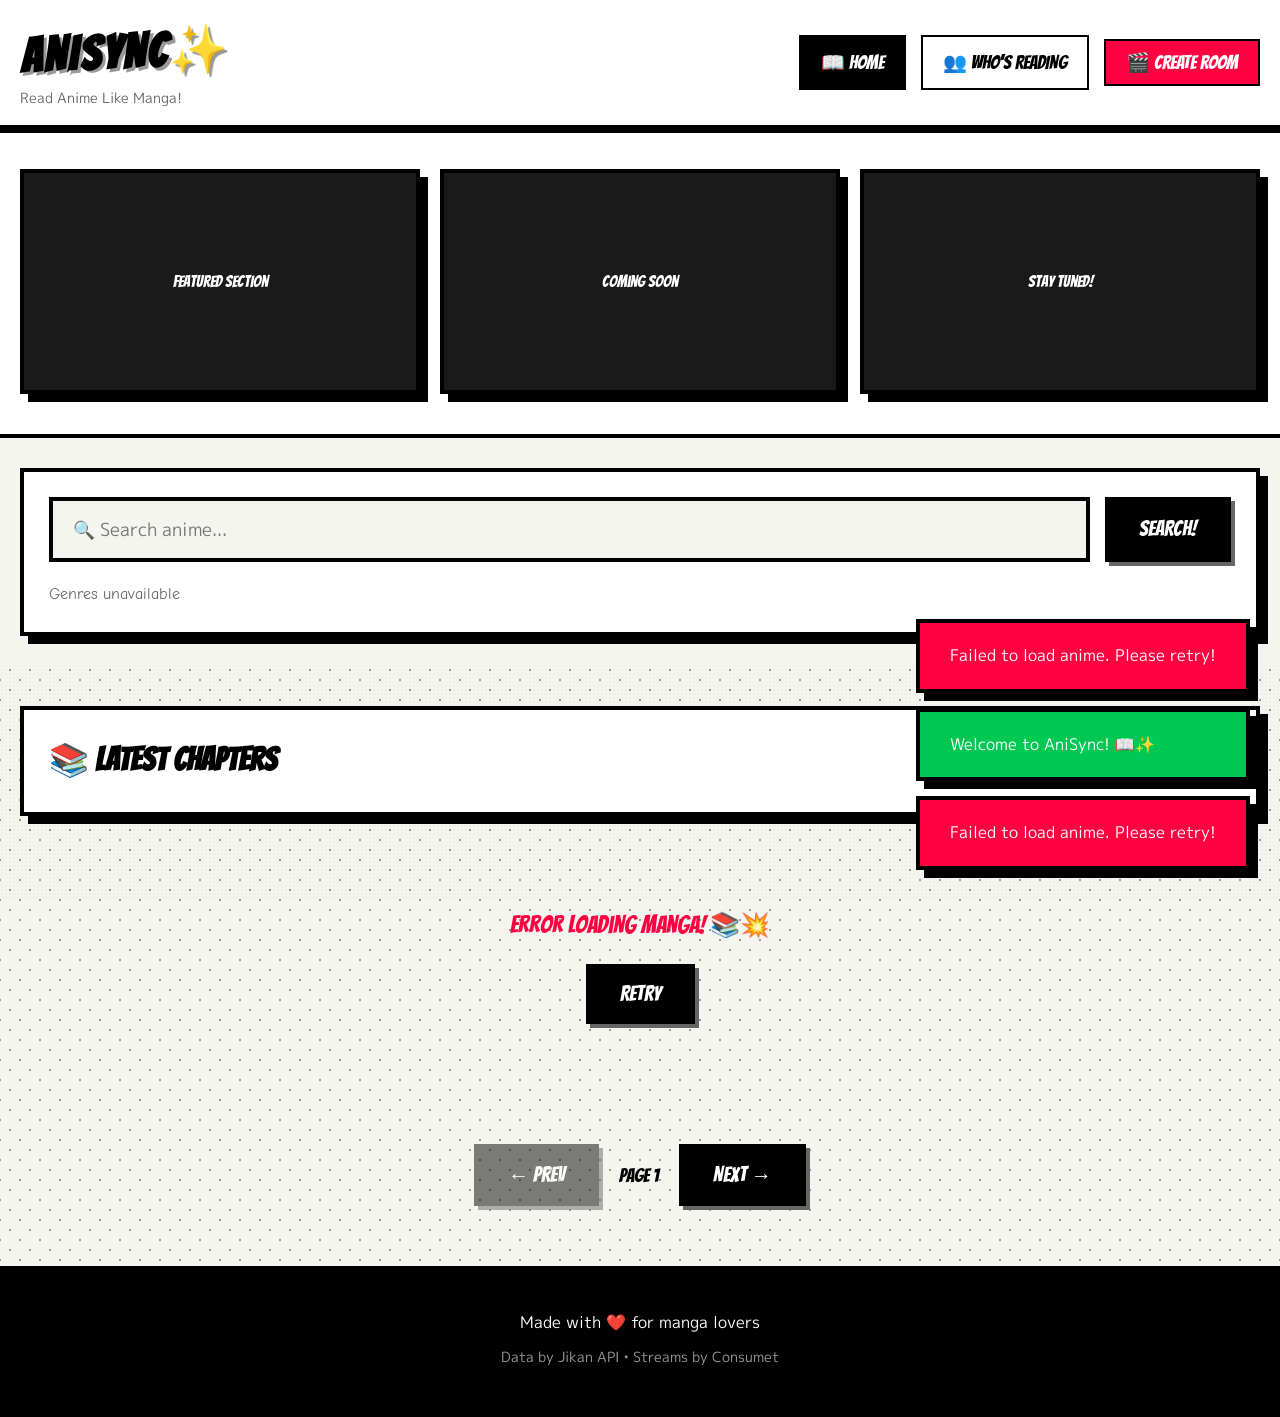
<file: anisync-manga/index.html>
<!DOCTYPE html>
<html lang="en">
<head>
  <meta charset="UTF-8">
  <meta name="viewport" content="width=device-width, initial-scale=1.0">
  <title>AniSync - Manga Style Anime Streaming</title>
  
  <!-- PWA -->
  <link rel="manifest" href="manifest.json">
  <meta name="theme-color" content="#000000">
  <link rel="apple-touch-icon" href="assets/icons/icon-192.png">
  
  <!-- Google Fonts - Comic/Manga Style -->
  <link rel="preconnect" href="https://fonts.googleapis.com">
  <link rel="preconnect" href="https://fonts.gstatic.com" crossorigin>
  <link href="https://fonts.googleapis.com/css2?family=Bangers&family=Comic+Neue:wght@400;700&family=M+PLUS+1p:wght@400;700;900&display=swap" rel="stylesheet">
  
  <!-- CSS -->
  <link rel="stylesheet" href="css/main.css">
  <link rel="stylesheet" href="css/components.css">
  <link rel="stylesheet" href="css/animations.css">
</head>
<body>
  <!-- Header - Manga Panel Style -->
  <header class="manga-header">
    <div class="header-panel">
      <div class="logo">
        <h1>AniSync<span class="sparkle">✨</span></h1>
        <p class="tagline">Read Anime Like Manga!</p>
      </div>
      <nav class="main-nav">
        <a href="index.html" class="nav-item active">📖 Home</a>
        <a href="dashboard.html" class="nav-item">👥 Who's Reading</a>
        <button id="create-room-btn" class="nav-item btn-accent">🎬 Create Room</button>
      </nav>
    </div>
  </header>

  <!-- Hero Section - 3-Panel Manga Layout -->
  <section class="hero-section">
    <div class="manga-panels-hero" id="hero-panels">
      <!-- Dynamically loaded featured anime -->
      <div class="panel skeleton"></div>
      <div class="panel skeleton"></div>
      <div class="panel skeleton"></div>
    </div>
  </section>

  <!-- Search & Filters - Manga Volume Shelf -->
  <section class="search-section">
    <div class="search-container manga-panel">
      <div class="search-box">
        <input type="text" id="search-input" placeholder="🔍 Search anime..." class="manga-input">
        <button id="search-btn" class="btn-manga">SEARCH!</button>
      </div>
      <div class="genre-filters" id="genre-filters">
        <!-- Dynamically loaded genres -->
      </div>
    </div>
  </section>

  <!-- Anime Grid - Comic Book Covers -->
  <main class="anime-grid-section">
    <div class="section-header manga-panel">
      <h2>📚 Latest Chapters</h2>
      <div class="loading-indicator" id="loading-indicator">
        <span class="loading-text">Loading...</span>
        <div class="manga-loader"></div>
      </div>
    </div>
    
    <div class="anime-grid" id="anime-grid">
      <!-- Dynamically loaded anime cards -->
    </div>
    
    <div class="pagination" id="pagination">
      <button id="prev-page" class="btn-manga" disabled>← PREV</button>
      <span id="page-info">Page 1</span>
      <button id="next-page" class="btn-manga">NEXT →</button>
    </div>
  </main>

  <!-- Toast Notifications - Speech Bubble Style -->
  <div id="toast-container" class="toast-container"></div>

  <!-- Footer -->
  <footer class="manga-footer">
    <p>Made with ❤️ for manga lovers</p>
    <p class="api-note">Data by Jikan API • Streams by Consumet</p>
  </footer>

  <!-- Scripts -->
  <script src="js/utils.js"></script>
  <script src="js/api.js"></script>
  <script src="js/app.js"></script>
  
  <script>
    // Service Worker Registration
    if ('serviceWorker' in navigator) {
      navigator.serviceWorker.register('sw.js')
        .then(reg => console.log('SW registered:', reg.scope))
        .catch(err => console.log('SW registration failed:', err));
    }
  </script>
</body>
</html>
</file>
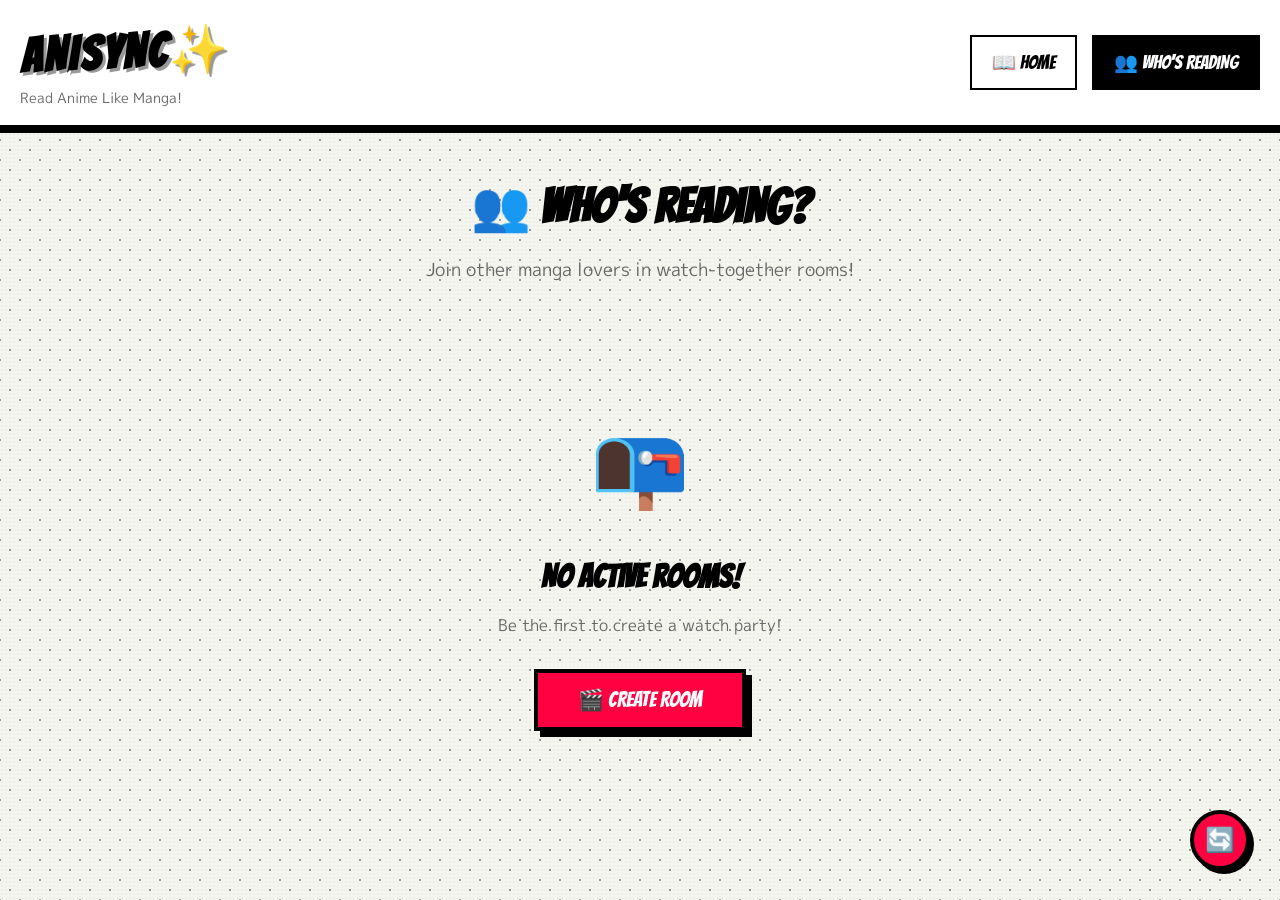
<file: anisync-manga/dashboard.html>
<!DOCTYPE html>
<html lang="en">
<head>
  <meta charset="UTF-8">
  <meta name="viewport" content="width=device-width, initial-scale=1.0">
  <title>Who's Reading - AniSync Dashboard</title>
  
  <!-- PWA -->
  <link rel="manifest" href="manifest.json">
  <meta name="theme-color" content="#000000">
  
  <!-- Google Fonts -->
  <link href="https://fonts.googleapis.com/css2?family=Bangers&family=Comic+Neue:wght@400;700&family=M+PLUS+1p:wght@400;700;900&display=swap" rel="stylesheet">
  
  <!-- CSS -->
  <link rel="stylesheet" href="css/main.css">
  <link rel="stylesheet" href="css/components.css">
  <link rel="stylesheet" href="css/animations.css">
  
  <style>
    .dashboard-container {
      max-width: 1400px;
      margin: 0 auto;
      padding: 40px 20px;
    }
    
    .dashboard-header {
      text-align: center;
      margin-bottom: 40px;
    }
    
    .dashboard-header h1 {
      font-family: var(--font-comic);
      font-size: 3rem;
      margin-bottom: 10px;
    }
    
    .dashboard-header p {
      font-family: var(--font-japanese);
      color: var(--color-gray-light);
      font-size: 1.1rem;
    }
    
    .rooms-grid {
      display: grid;
      grid-template-columns: repeat(auto-fill, minmax(350px, 1fr));
      gap: 25px;
    }
    
    .room-card {
      background: var(--color-white);
      border: var(--border-thick);
      box-shadow: var(--shadow-hard);
      overflow: hidden;
      cursor: pointer;
      transition: all 0.3s ease;
    }
    
    .room-card:hover {
      transform: translate(-4px, -4px);
      box-shadow: var(--shadow-hover);
    }
    
    .room-cover {
      aspect-ratio: 16/9;
      position: relative;
      background: var(--color-gray-dark);
      overflow: hidden;
    }
    
    .room-cover img {
      width: 100%;
      height: 100%;
      object-fit: cover;
    }
    
    .room-status {
      position: absolute;
      top: 10px;
      right: 10px;
      display: flex;
      align-items: center;
      gap: 5px;
      background: rgba(0, 0, 0, 0.8);
      padding: 5px 12px;
      border-radius: 20px;
      color: white;
      font-family: var(--font-japanese);
      font-size: 0.85rem;
    }
    
    .status-dot {
      width: 8px;
      height: 8px;
      border-radius: 50%;
      background: #00c853;
      animation: pulse 2s ease-in-out infinite;
    }
    
    .room-info {
      padding: 20px;
    }
    
    .room-title {
      font-family: var(--font-comic);
      font-size: 1.3rem;
      margin-bottom: 10px;
      line-height: 1.2;
    }
    
    .room-meta {
      display: flex;
      justify-content: space-between;
      align-items: center;
      margin-bottom: 15px;
      font-family: var(--font-japanese);
      font-size: 0.9rem;
      color: var(--color-gray-light);
    }
    
    .room-host {
      display: flex;
      align-items: center;
      gap: 10px;
    }
    
    .host-avatar {
      width: 30px;
      height: 30px;
      border-radius: 50%;
      background: var(--color-accent);
      display: flex;
      align-items: center;
      justify-content: center;
      color: white;
      font-weight: bold;
      font-size: 0.9rem;
    }
    
    .viewers-count {
      display: flex;
      align-items: center;
      gap: 5px;
      color: var(--color-accent);
      font-weight: bold;
    }
    
    .join-btn {
      width: 100%;
      padding: 12px;
      font-family: var(--font-comic);
      font-size: 1.1rem;
      background: var(--color-black);
      color: var(--color-white);
      border: var(--border-thin);
      cursor: pointer;
      text-transform: uppercase;
      transition: all 0.2s ease;
    }
    
    .join-btn:hover {
      background: var(--color-accent);
      transform: translate(-2px, -2px);
    }
    
    .no-rooms {
      grid-column: 1/-1;
      text-align: center;
      padding: 80px 20px;
    }
    
    .no-rooms-icon {
      font-size: 5rem;
      margin-bottom: 20px;
    }
    
    .no-rooms h2 {
      font-family: var(--font-comic);
      font-size: 2rem;
      margin-bottom: 10px;
    }
    
    .no-rooms p {
      font-family: var(--font-japanese);
      color: var(--color-gray-light);
      margin-bottom: 30px;
    }
    
    .create-first-room {
      display: inline-block;
      padding: 15px 40px;
      font-family: var(--font-comic);
      font-size: 1.3rem;
      background: var(--color-accent);
      color: var(--color-white);
      border: var(--border-thick);
      cursor: pointer;
      text-transform: uppercase;
      box-shadow: 6px 6px 0 var(--color-black);
      transition: all 0.2s ease;
    }
    
    .create-first-room:hover {
      transform: translate(-2px, -2px);
      box-shadow: 8px 8px 0 var(--color-black);
    }
    
    .refresh-btn {
      position: fixed;
      bottom: 30px;
      right: 30px;
      width: 60px;
      height: 60px;
      border-radius: 50%;
      background: var(--color-accent);
      color: var(--color-white);
      border: var(--border-thick);
      font-size: 1.5rem;
      cursor: pointer;
      box-shadow: 4px 4px 0 var(--color-black);
      transition: all 0.2s ease;
      z-index: 1000;
    }
    
    .refresh-btn:hover {
      transform: rotate(180deg) scale(1.1);
    }
  </style>
</head>
<body>
  <!-- Header -->
  <header class="manga-header">
    <div class="header-panel">
      <div class="logo">
        <h1>AniSync<span class="sparkle">✨</span></h1>
        <p class="tagline">Read Anime Like Manga!</p>
      </div>
      <nav class="main-nav">
        <a href="index.html" class="nav-item">📖 Home</a>
        <a href="dashboard.html" class="nav-item active">👥 Who's Reading</a>
      </nav>
    </div>
  </header>

  <!-- Dashboard -->
  <main class="dashboard-container">
    <div class="dashboard-header">
      <h1>👥 Who's Reading?</h1>
      <p>Join other manga lovers in watch-together rooms!</p>
    </div>
    
    <div class="rooms-grid" id="rooms-grid">
      <!-- Rooms will be loaded here -->
      <div class="room-card skeleton">
        <div class="room-cover skeleton-loading"></div>
        <div class="room-info">
          <div class="room-title skeleton-loading" style="height: 30px; margin-bottom: 15px;"></div>
          <div class="room-meta skeleton-loading" style="height: 20px;"></div>
        </div>
      </div>
      <div class="room-card skeleton">
        <div class="room-cover skeleton-loading"></div>
        <div class="room-info">
          <div class="room-title skeleton-loading" style="height: 30px; margin-bottom: 15px;"></div>
          <div class="room-meta skeleton-loading" style="height: 20px;"></div>
        </div>
      </div>
      <div class="room-card skeleton">
        <div class="room-cover skeleton-loading"></div>
        <div class="room-info">
          <div class="room-title skeleton-loading" style="height: 30px; margin-bottom: 15px;"></div>
          <div class="room-meta skeleton-loading" style="height: 20px;"></div>
        </div>
      </div>
    </div>
  </main>

  <!-- Refresh Button -->
  <button class="refresh-btn" id="refresh-btn" title="Refresh Rooms">🔄</button>

  <!-- Toast Container -->
  <div id="toast-container" class="toast-container"></div>

  <!-- Scripts -->
  <script src="js/utils.js"></script>
  <script src="js/api.js"></script>
  <script src="js/dashboard.js"></script>
</body>
</html>
</file>
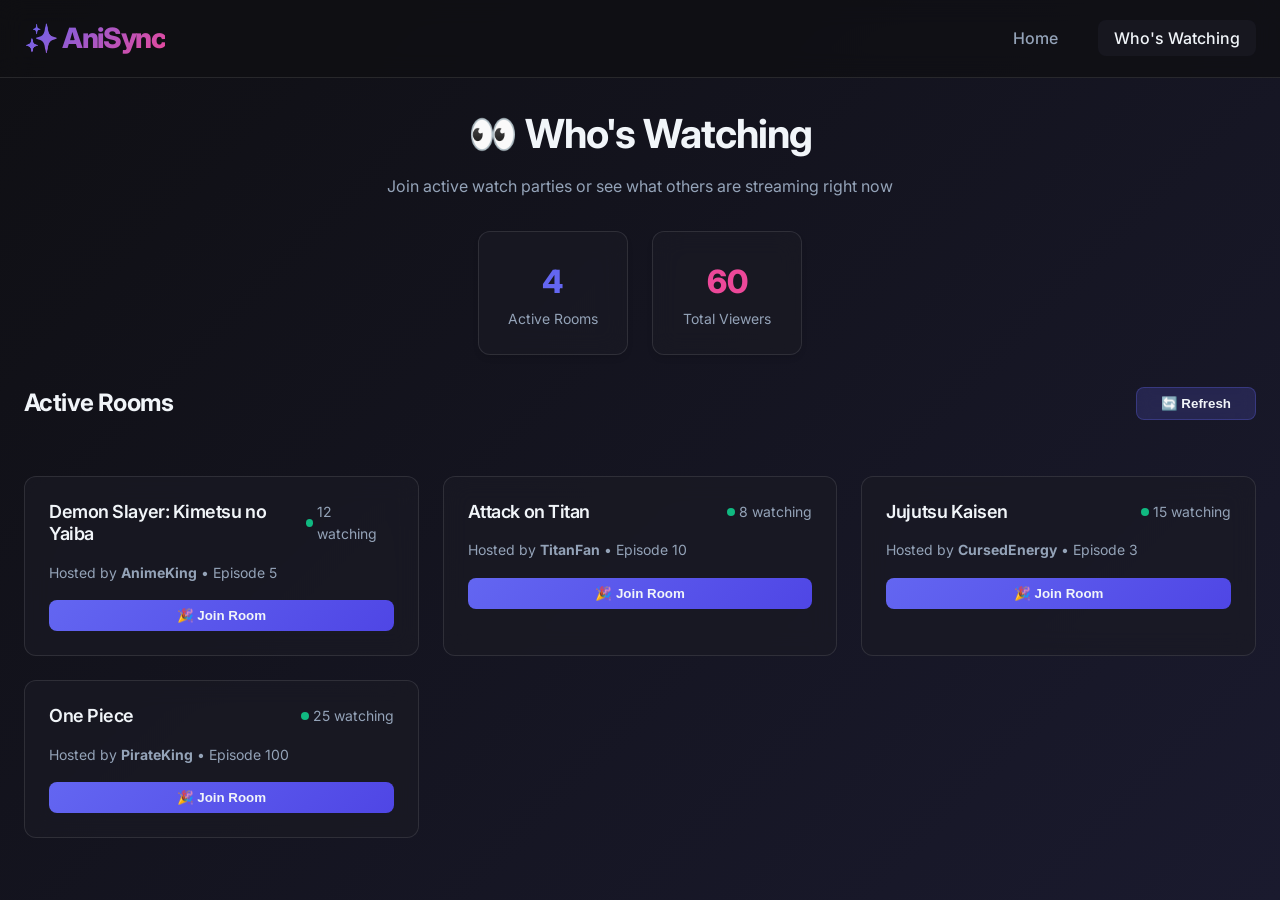
<file: anisync/dashboard.html>
<!DOCTYPE html>
<html lang="en">
<head>
  <meta charset="UTF-8">
  <meta name="viewport" content="width=device-width, initial-scale=1.0">
  <meta name="description" content="See who's watching anime - AniSync">
  <meta name="theme-color" content="#6366f1">
  
  <!-- PWA -->
  <link rel="manifest" href="manifest.json">
  <link rel="apple-touch-icon" href="assets/icons/icon-192.png">
  
  <!-- Preload fonts -->
  <link rel="preconnect" href="https://fonts.googleapis.com">
  <link rel="preconnect" href="https://fonts.gstatic.com" crossorigin>
  <link href="https://fonts.googleapis.com/css2?family=Inter:wght@400;500;600;700;800&display=swap" rel="stylesheet">
  
  <title>Who's Watching - AniSync</title>
  
  <style>
    :root {
      --primary: #6366f1;
      --secondary: #ec4899;
      --bg-dark: #0f0f13;
    }
    
    * { margin: 0; padding: 0; box-sizing: border-box; }
    
    body {
      font-family: 'Inter', sans-serif;
      background: linear-gradient(135deg, #0f0f13 0%, #1a1a2e 100%);
      color: #f1f5f9;
      min-height: 100vh;
    }
    
    .loading-screen {
      position: fixed;
      inset: 0;
      display: flex;
      align-items: center;
      justify-content: center;
      background: var(--bg-dark);
      z-index: 9999;
    }
    
    .loading-spinner {
      width: 50px;
      height: 50px;
      border: 3px solid rgba(99, 102, 241, 0.3);
      border-top-color: var(--primary);
      border-radius: 50%;
      animation: spin 1s linear infinite;
    }
    
    @keyframes spin {
      to { transform: rotate(360deg); }
    }
  </style>
  
  <link rel="stylesheet" href="css/main.css">
</head>
<body class="no-context-menu">
  <!-- Loading Screen -->
  <div id="loading-screen" class="loading-screen">
    <div class="loading-spinner"></div>
  </div>
  
  <!-- Header -->
  <header class="header">
    <div class="container header-content">
      <a href="index.html" class="logo">✨ AniSync</a>
      
      <nav>
        <ul class="nav-links">
          <li><a href="index.html">Home</a></li>
          <li><a href="dashboard.html" class="active">Who's Watching</a></li>
        </ul>
      </nav>
    </div>
  </header>
  
  <!-- Main Content -->
  <main class="container page-transition">
    <section class="hero mt-4 mb-4">
      <h1 class="text-center mb-2">👀 Who's Watching</h1>
      <p class="text-center" style="max-width: 600px; margin: 0 auto;">
        Join active watch parties or see what others are streaming right now
      </p>
    </section>
    
    <!-- Stats -->
    <div class="flex gap-4 mb-4" style="justify-content: center; flex-wrap: wrap;">
      <div class="glass-card" style="padding: 1.5rem; text-align: center; min-width: 150px;">
        <div style="font-size: 2rem; font-weight: 800; color: var(--primary);" id="active-rooms-count">0</div>
        <div style="color: var(--text-secondary); font-size: 0.875rem;">Active Rooms</div>
      </div>
      <div class="glass-card" style="padding: 1.5rem; text-align: center; min-width: 150px;">
        <div style="font-size: 2rem; font-weight: 800; color: var(--secondary);" id="total-viewers-count">0</div>
        <div style="color: var(--text-secondary); font-size: 0.875rem;">Total Viewers</div>
      </div>
    </div>
    
    <!-- Refresh Button -->
    <div class="flex items-center justify-between mb-3">
      <h2 style="font-size: 1.5rem;">Active Rooms</h2>
      <button class="glass-button ripple" id="refresh-btn">
        🔄 Refresh
      </button>
    </div>
    
    <!-- Rooms Grid -->
    <div id="rooms-grid" class="dashboard-grid">
      <!-- Skeleton loaders -->
      <div class="room-card">
        <div class="skeleton skeleton-text" style="height: 24px; margin-bottom: 0.5rem;"></div>
        <div class="skeleton skeleton-text short" style="margin-bottom: 1rem;"></div>
        <div class="skeleton skeleton-text"></div>
      </div>
      <div class="room-card">
        <div class="skeleton skeleton-text" style="height: 24px; margin-bottom: 0.5rem;"></div>
        <div class="skeleton skeleton-text short" style="margin-bottom: 1rem;"></div>
        <div class="skeleton skeleton-text"></div>
      </div>
      <div class="room-card">
        <div class="skeleton skeleton-text" style="height: 24px; margin-bottom: 0.5rem;"></div>
        <div class="skeleton skeleton-text short" style="margin-bottom: 1rem;"></div>
        <div class="skeleton skeleton-text"></div>
      </div>
    </div>
    
    <!-- Empty State -->
    <div id="empty-state" class="hidden text-center mt-4 mb-4">
      <div style="font-size: 4rem; margin-bottom: 1rem;">🎬</div>
      <h3>No Active Rooms</h3>
      <p style="color: var(--text-secondary); margin: 1rem 0;">Be the first to start a watch party!</p>
      <a href="index.html" class="glass-button primary ripple">Browse Anime</a>
    </div>
  </main>
  
  <script>
    window.addEventListener('load', () => {
      const loadingScreen = document.getElementById('loading-screen');
      if (loadingScreen) {
        loadingScreen.style.opacity = '0';
        setTimeout(() => loadingScreen.remove(), 300);
      }
    });
  </script>
  
  <script type="module">
    import { getActiveRooms } from './js/app.js';
    import { disableContextMenu } from './js/utils.js';
    
    // Mock room data for demo
    const mockRooms = [
      {
        id: 'abc123',
        animeId: '1',
        animeTitle: 'Demon Slayer: Kimetsu no Yaiba',
        episodeId: '5',
        host: 'AnimeKing',
        viewers: 12,
        createdAt: Date.now() - 1000000
      },
      {
        id: 'def456',
        animeId: '2',
        animeTitle: 'Attack on Titan',
        episodeId: '10',
        host: 'TitanFan',
        viewers: 8,
        createdAt: Date.now() - 2000000
      },
      {
        id: 'ghi789',
        animeId: '3',
        animeTitle: 'Jujutsu Kaisen',
        episodeId: '3',
        host: 'CursedEnergy',
        viewers: 15,
        createdAt: Date.now() - 500000
      },
      {
        id: 'jkl012',
        animeId: '4',
        animeTitle: 'One Piece',
        episodeId: '100',
        host: 'PirateKing',
        viewers: 25,
        createdAt: Date.now() - 3000000
      }
    ];
    
    function init() {
      loadRooms();
      
      document.getElementById('refresh-btn')?.addEventListener('click', loadRooms);
      
      disableContextMenu();
    }
    
    function loadRooms() {
      // Get real rooms from localStorage
      const realRooms = getActiveRooms();
      
      // Combine with mock rooms for demo
      const allRooms = [...mockRooms, ...realRooms];
      
      updateStats(allRooms);
      renderRooms(allRooms);
    }
    
    function updateStats(rooms) {
      const totalViewers = rooms.reduce((sum, room) => sum + (room.viewers || 0), 0);
      
      document.getElementById('active-rooms-count').textContent = rooms.length;
      document.getElementById('total-viewers-count').textContent = totalViewers;
    }
    
    function renderRooms(rooms) {
      const grid = document.getElementById('rooms-grid');
      const emptyState = document.getElementById('empty-state');
      
      if (!grid) return;
      
      if (rooms.length === 0) {
        grid.classList.add('hidden');
        emptyState?.classList.remove('hidden');
        return;
      }
      
      emptyState?.classList.add('hidden');
      grid.classList.remove('hidden');
      
      grid.innerHTML = rooms.map(room => `
        <div class="room-card page-transition" data-room-id="${room.id}">
          <div class="room-card-header">
            <h3 class="room-anime-title">${room.animeTitle}</h3>
            <div class="room-viewers">
              <span class="viewer-dot"></span>
              ${room.viewers || 0} watching
            </div>
          </div>
          <div class="room-host">
            Hosted by <strong>${room.host || 'Anonymous'}</strong> • Episode ${room.episodeId}
          </div>
          <button class="room-join-btn ripple">
            🎉 Join Room
          </button>
        </div>
      `).join('');
      
      // Add click handlers
      grid.querySelectorAll('.room-card').forEach(card => {
        card.addEventListener('click', (e) => {
          if (e.target.classList.contains('room-join-btn')) {
            const roomId = card.dataset.roomId;
            joinRoom(roomId);
          }
        });
      });
    }
    
    function joinRoom(roomId) {
      window.location.href = `watch.html?room=${roomId}`;
    }
    
    // Auto-refresh every 30 seconds
    setInterval(loadRooms, 30000);
    
    init();
  </script>
</body>
</html>
</file>
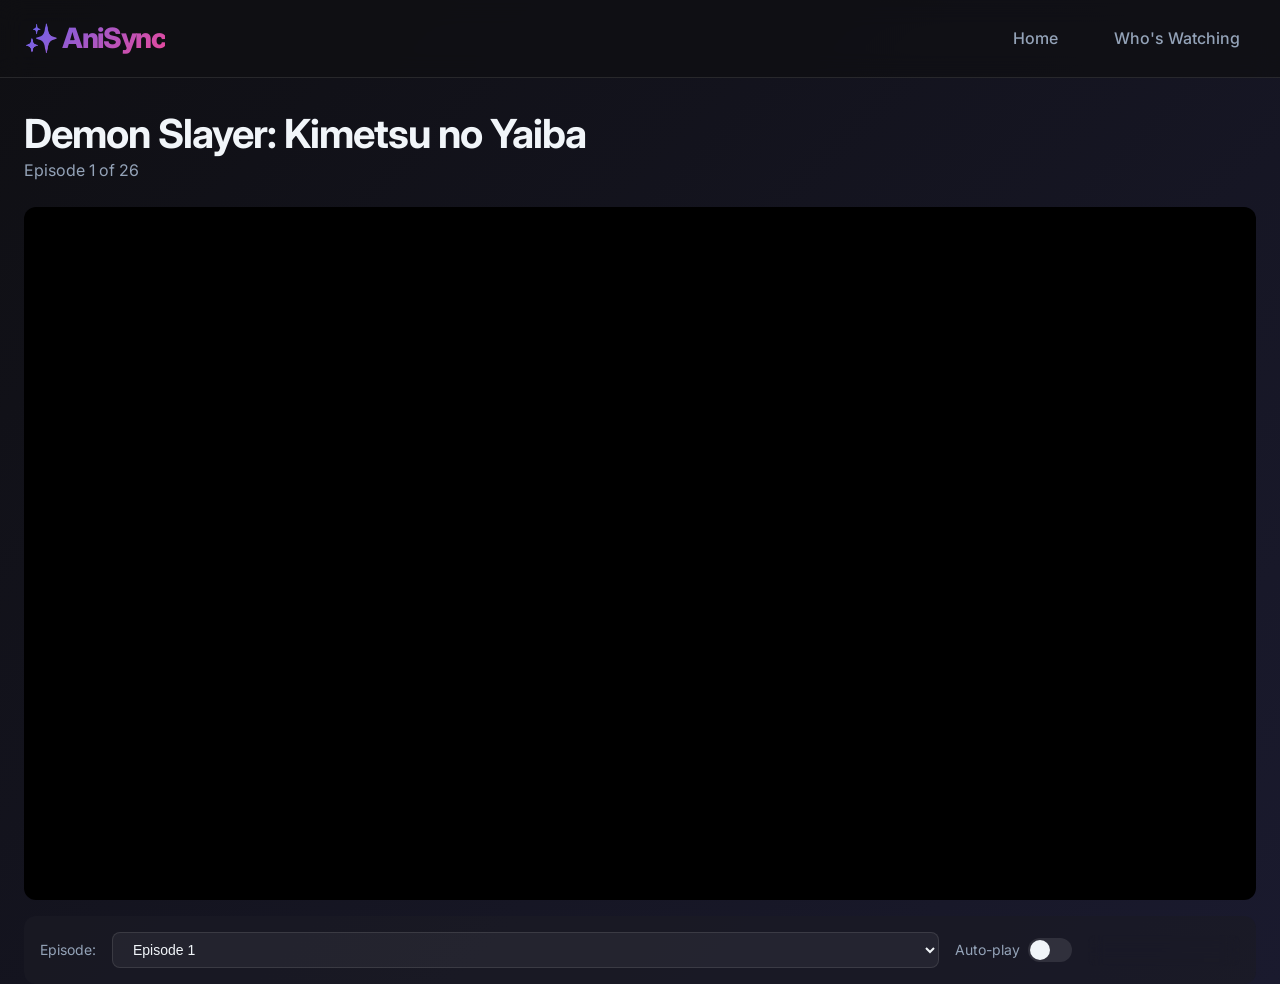
<file: anisync/watch.html>
<!DOCTYPE html>
<html lang="en">
<head>
  <meta charset="UTF-8">
  <meta name="viewport" content="width=device-width, initial-scale=1.0">
  <meta name="description" content="Watch anime with friends - AniSync">
  <meta name="theme-color" content="#6366f1">
  
  <!-- PWA -->
  <link rel="manifest" href="manifest.json">
  <link rel="apple-touch-icon" href="assets/icons/icon-192.png">
  
  <!-- Preload fonts -->
  <link rel="preconnect" href="https://fonts.googleapis.com">
  <link rel="preconnect" href="https://fonts.gstatic.com" crossorigin>
  <link href="https://fonts.googleapis.com/css2?family=Inter:wght@400;500;600;700;800&display=swap" rel="stylesheet">
  
  <title>Watch - AniSync</title>
  
  <style>
    :root {
      --primary: #6366f1;
      --secondary: #ec4899;
      --bg-dark: #0f0f13;
    }
    
    * { margin: 0; padding: 0; box-sizing: border-box; }
    
    body {
      font-family: 'Inter', sans-serif;
      background: linear-gradient(135deg, #0f0f13 0%, #1a1a2e 100%);
      color: #f1f5f9;
      min-height: 100vh;
    }
    
    .loading-screen {
      position: fixed;
      inset: 0;
      display: flex;
      align-items: center;
      justify-content: center;
      background: var(--bg-dark);
      z-index: 9999;
    }
    
    .loading-spinner {
      width: 50px;
      height: 50px;
      border: 3px solid rgba(99, 102, 241, 0.3);
      border-top-color: var(--primary);
      border-radius: 50%;
      animation: spin 1s linear infinite;
    }
    
    @keyframes spin {
      to { transform: rotate(360deg); }
    }
  </style>
  
  <link rel="stylesheet" href="css/main.css">
</head>
<body class="no-context-menu">
  <!-- Loading Screen -->
  <div id="loading-screen" class="loading-screen">
    <div class="loading-spinner"></div>
  </div>
  
  <!-- Header -->
  <header class="header">
    <div class="container header-content">
      <a href="index.html" class="logo">✨ AniSync</a>
      
      <nav>
        <ul class="nav-links">
          <li><a href="index.html">Home</a></li>
          <li><a href="dashboard.html">Who's Watching</a></li>
        </ul>
      </nav>
    </div>
  </header>
  
  <!-- Main Content -->
  <main class="container page-transition" style="padding-top: 2rem;">
    <!-- Anime Title -->
    <div class="mb-3">
      <h1 id="anime-title">Loading...</h1>
      <p id="episode-info" style="color: var(--text-secondary);">Episode 1</p>
    </div>
    
    <!-- Video Player -->
    <div class="player-container" id="player-container">
      <div class="sync-pulse"></div>
      <div id="player-wrapper" class="player-wrapper">
        <!-- iframe will be injected here -->
      </div>
      
      <!-- Custom Controls Overlay -->
      <div class="player-controls" id="player-controls">
        <button class="control-btn" id="play-pause-btn" title="Play/Pause">
          <svg width="20" height="20" viewBox="0 0 24 24" fill="currentColor">
            <path d="M8 5v14l11-7z"/>
          </svg>
        </button>
        
        <div class="progress-bar" id="progress-bar">
          <div class="progress-fill" id="progress-fill"></div>
        </div>
        
        <span id="time-display" style="font-size: 0.875rem; min-width: 80px;">0:00 / 0:00</span>
        
        <button class="control-btn" id="volume-btn" title="Volume">
          <svg width="20" height="20" viewBox="0 0 24 24" fill="currentColor">
            <path d="M3 9v6h4l5 5V4L7 9H3zm13.5 3c0-1.77-1.02-3.29-2.5-4.03v8.05c1.48-.73 2.5-2.25 2.5-4.02z"/>
          </svg>
        </button>
        
        <button class="control-btn" id="fullscreen-btn" title="Fullscreen">
          <svg width="20" height="20" viewBox="0 0 24 24" fill="currentColor">
            <path d="M7 14H5v5h5v-2H7v-3zm-2-4h2V7h3V5H5v5zm12 7h-3v2h5v-5h-2v3zM14 5v2h3v3h2V5h-5z"/>
          </svg>
        </button>
      </div>
    </div>
    
    <!-- Episode Selector & Room Controls -->
    <div class="episode-selector">
      <span class="episode-label">Episode:</span>
      <select class="episode-select" id="episode-select">
        <option value="1">Episode 1</option>
        <option value="2">Episode 2</option>
        <option value="3">Episode 3</option>
        <option value="4">Episode 4</option>
        <option value="5">Episode 5</option>
      </select>
      
      <div class="auto-advance-toggle" id="auto-advance-toggle">
        <span>Auto-play</span>
        <div class="toggle-switch" id="auto-advance-switch">
          <div class="toggle-knob"></div>
        </div>
      </div>
      
      <button class="glass-button primary ripple" id="create-room-btn">
        🎉 Create Room
      </button>
      
      <button class="glass-button ripple hidden" id="join-room-btn">
        👥 Join Room
      </button>
    </div>
    
    <!-- Room Info (shown when in a room) -->
    <div id="room-info" class="glass-panel mt-3 p-3 hidden">
      <div class="flex items-center justify-between">
        <div>
          <strong>🎬 Watch Party Active</strong>
          <p style="font-size: 0.875rem; color: var(--text-secondary);">Room ID: <span id="room-id-display">---</span></p>
        </div>
        <button class="glass-button ripple" id="copy-invite-btn">
          📋 Copy Invite Link
        </button>
      </div>
    </div>
  </main>
  
  <!-- Emoji Picker -->
  <div class="emoji-picker" id="emoji-picker">
    <button class="emoji-btn">😀</button>
    <button class="emoji-btn">😂</button>
    <button class="emoji-btn">😍</button>
    <button class="emoji-btn">🔥</button>
    <button class="emoji-btn">❤️</button>
    <button class="emoji-btn">👍</button>
    <button class="emoji-btn">🎉</button>
    <button class="emoji-btn">😮</button>
    <button class="emoji-btn">😢</button>
    <button class="emoji-btn">😴</button>
  </div>
  
  <script>
    // Remove loading screen
    window.addEventListener('load', () => {
      const loadingScreen = document.getElementById('loading-screen');
      if (loadingScreen) {
        loadingScreen.style.opacity = '0';
        setTimeout(() => loadingScreen.remove(), 300);
      }
    });
  </script>
  
  <script type="module">
    import { initRoomPage } from './js/room.js';
    import { createRoom, joinRoom } from './js/app.js';
    import { copyToClipboard, showToast, disableContextMenu } from './js/utils.js';
    
    // Get URL params
    const urlParams = new URLSearchParams(window.location.search);
    const animeId = urlParams.get('id') || '1';
    const roomId = urlParams.get('room');
    
    // State
    let roomManager = null;
    let isHost = false;
    let autoAdvance = false;
    let currentEpisode = 1;
    
    // Mock anime data
    const animeData = {
      '1': { title: 'Demon Slayer: Kimetsu no Yaiba', episodes: 26 },
      '2': { title: 'Attack on Titan', episodes: 75 },
      '3': { title: 'Jujutsu Kaisen', episodes: 24 },
      '4': { title: 'One Piece', episodes: 1000 },
      '5': { title: 'My Hero Academia', episodes: 113 }
    };
    
    // Initialize page
    function init() {
      const anime = animeData[animeId] || animeData['1'];
      document.getElementById('anime-title').textContent = anime.title;
      document.getElementById('episode-info').textContent = `Episode ${currentEpisode} of ${anime.episodes}`;
      
      // Setup episode selector
      setupEpisodeSelector(anime.episodes);
      
      // Load video player
      loadVideoPlayer(animeId, currentEpisode);
      
      // Setup controls
      setupPlayerControls();
      
      // Setup room buttons
      setupRoomButtons();
      
      // If joining a room
      if (roomId) {
        joinExistingRoom(roomId);
      }
      
      // Disable context menu
      disableContextMenu();
    }
    
    function setupEpisodeSelector(totalEpisodes) {
      const select = document.getElementById('episode-select');
      select.innerHTML = '';
      
      for (let i = 1; i <= Math.min(totalEpisodes, 100); i++) {
        const option = document.createElement('option');
        option.value = i;
        option.textContent = `Episode ${i}`;
        if (i === currentEpisode) option.selected = true;
        select.appendChild(option);
      }
      
      select.addEventListener('change', (e) => {
        currentEpisode = parseInt(e.target.value);
        document.getElementById('episode-info').textContent = `Episode ${currentEpisode} of ${totalEpisodes}`;
        loadVideoPlayer(animeId, currentEpisode);
        
        // Sync episode change if host
        if (isHost && roomManager) {
          roomManager.broadcastSync('seek', 0);
        }
      });
    }
    
    function loadVideoPlayer(animeId, episode) {
      const wrapper = document.getElementById('player-wrapper');
      
      // Show loading state
      wrapper.innerHTML = `
        <div style="width: 100%; height: 100%; display: flex; align-items: center; justify-content: center; background: #000;">
          <div class="loading-spinner"></div>
        </div>
      `;
      
      // In production, this would fetch from your proxy API
      // For demo, we'll use a placeholder or mock stream
      setTimeout(() => {
        // Mock embed URL - in production this comes from your backend proxy
        // The actual MegaPlay URL is obfuscated and set server-side
        const mockEmbedUrl = 'https://www.youtube.com/embed/dQw4w9WgXcQ?autoplay=0&controls=0';
        
        wrapper.innerHTML = `
          <iframe 
            src="${mockEmbedUrl}" 
            frameborder="0" 
            allowfullscreen 
            allow="autoplay; encrypted-media"
            sandbox="allow-same-origin allow-scripts allow-presentation"
          ></iframe>
        `;
      }, 1000);
    }
    
    function setupPlayerControls() {
      const playPauseBtn = document.getElementById('play-pause-btn');
      const fullscreenBtn = document.getElementById('fullscreen-btn');
      const progressBar = document.getElementById('progress-bar');
      const progressFill = document.getElementById('progress-fill');
      const timeDisplay = document.getElementById('time-display');
      const playerContainer = document.getElementById('player-container');
      
      let isPlaying = false;
      let currentTime = 0;
      let duration = 600; // Mock 10 minutes
      
      // Play/Pause
      playPauseBtn.addEventListener('click', () => {
        isPlaying = !isPlaying;
        playerContainer.classList.toggle('paused', !isPlaying);
        
        // Update icon
        playPauseBtn.innerHTML = isPlaying 
          ? '<svg width="20" height="20" viewBox="0 0 24 24" fill="currentColor"><path d="M6 19h4V5H6v14zm8-14v14h4V5h-4z"/></svg>'
          : '<svg width="20" height="20" viewBox="0 0 24 24" fill="currentColor"><path d="M8 5v14l11-7z"/></svg>';
        
        // Broadcast sync if host
        if (isHost && roomManager) {
          roomManager.broadcastSync(isPlaying ? 'play' : 'pause', currentTime);
        }
        
        // Simulate progress
        if (isPlaying) {
          simulateProgress();
        }
      });
      
      // Fullscreen
      fullscreenBtn.addEventListener('click', () => {
        if (!document.fullscreenElement) {
          playerContainer.requestFullscreen().catch(err => {
            console.log('Fullscreen error:', err);
          });
        } else {
          document.exitFullscreen();
        }
      });
      
      // Progress bar click
      progressBar.addEventListener('click', (e) => {
        const rect = progressBar.getBoundingClientRect();
        const pos = (e.clientX - rect.left) / rect.width;
        currentTime = pos * duration;
        progressFill.style.width = `${pos * 100}%`;
        updateTimeDisplay();
        
        // Broadcast seek if host
        if (isHost && roomManager) {
          roomManager.broadcastSync('seek', currentTime);
        }
      });
      
      // Auto-hide controls
      let controlTimeout;
      playerContainer.addEventListener('mousemove', () => {
        document.getElementById('player-controls').style.opacity = '1';
        clearTimeout(controlTimeout);
        controlTimeout = setTimeout(() => {
          if (isPlaying) {
            document.getElementById('player-controls').style.opacity = '0';
          }
        }, 2000);
      });
      
      function simulateProgress() {
        if (!isPlaying) return;
        
        currentTime += 1;
        if (currentTime >= duration) {
          currentTime = 0;
          isPlaying = false;
          
          // Auto-advance to next episode
          if (autoAdvance) {
            currentEpisode++;
            document.getElementById('episode-select').value = currentEpisode;
            loadVideoPlayer(animeId, currentEpisode);
            showToast('Playing next episode...');
          }
        }
        
        progressFill.style.width = `${(currentTime / duration) * 100}%`;
        updateTimeDisplay();
        
        requestAnimationFrame(simulateProgress);
      }
      
      function updateTimeDisplay() {
        const currentMins = Math.floor(currentTime / 60);
        const currentSecs = Math.floor(currentTime % 60);
        const durationMins = Math.floor(duration / 60);
        const durationSecs = Math.floor(duration % 60);
        
        timeDisplay.textContent = `${currentMins}:${currentSecs.toString().padStart(2, '0')} / ${durationMins}:${durationSecs.toString().padStart(2, '0')}`;
      }
    }
    
    function setupRoomButtons() {
      const createRoomBtn = document.getElementById('create-room-btn');
      const joinRoomBtn = document.getElementById('join-room-btn');
      const copyInviteBtn = document.getElementById('copy-invite-btn');
      const roomInfo = document.getElementById('room-info');
      const roomIdDisplay = document.getElementById('room-id-display');
      
      // Create room
      createRoomBtn.addEventListener('click', () => {
        const newRoomId = createRoom(animeId, currentEpisode);
        isHost = true;
        
        // Show room info
        roomInfo.classList.remove('hidden');
        roomIdDisplay.textContent = newRoomId;
        createRoomBtn.classList.add('hidden');
        joinRoomBtn.classList.remove('hidden');
        
        // Initialize room manager
        roomManager = initRoomPage(newRoomId);
        roomManager.setHost(true);
        roomManager.setVideoElement(document.getElementById('player-wrapper'));
        
        // Update URL without reload
        const newUrl = window.location.pathname + '?id=' + animeId + '&room=' + newRoomId;
        window.history.pushState({ roomId: newRoomId }, '', newUrl);
        
        showToast('Room created! Share the link with friends', 'success');
      });
      
      // Copy invite
      copyInviteBtn.addEventListener('click', async () => {
        const url = window.location.href;
        const success = await copyToClipboard(url);
        if (success) {
          showToast('Invite link copied!', 'success');
        }
      });
      
      // Auto-advance toggle
      const autoAdvanceSwitch = document.getElementById('auto-advance-switch');
      autoAdvanceSwitch.addEventListener('click', () => {
        autoAdvance = !autoAdvance;
        autoAdvanceSwitch.classList.toggle('active', autoAdvance);
      });
    }
    
    function joinExistingRoom(roomId) {
      isHost = false;
      
      const room = joinRoom(roomId);
      if (!room) return;
      
      // Show room info
      const roomInfo = document.getElementById('room-info');
      const roomIdDisplay = document.getElementById('room-id-display');
      roomInfo.classList.remove('hidden');
      roomIdDisplay.textContent = roomId;
      
      // Initialize room manager as client
      roomManager = initRoomPage(roomId);
      roomManager.setHost(false);
      roomManager.setVideoElement(document.getElementById('player-wrapper'));
      
      document.getElementById('create-room-btn').classList.add('hidden');
      
      showToast('Joined room! You\'re now synced with the host', 'success');
    }
    
    // Start
    init();
  </script>
</body>
</html>
</file>
<file: anisync-manga/css/main.css>
/* ===================================
   ANISYNC - MANGA/COMIC STYLE CSS
   Main Stylesheet
   =================================== */

:root {
  /* Manga Color Scheme */
  --color-black: #000000;
  --color-white: #ffffff;
  --color-paper: #f5f5f0;
  --color-gray-dark: #1a1a1a;
  --color-gray-mid: #333333;
  --color-gray-light: #666666;
  --color-gray-pale: #999999;
  
  /* Accent Colors */
  --color-accent: #ff0040; /* Vibrant Red */
  --color-accent-alt: #00d4ff; /* Electric Blue */
  --color-highlight: #ffd700; /* Gold for stars */
  
  /* Borders & Shadows */
  --border-thick: 4px solid var(--color-black);
  --border-medium: 3px solid var(--color-black);
  --border-thin: 2px solid var(--color-black);
  --shadow-hard: 8px 8px 0px var(--color-black);
  --shadow-hover: 10px 10px 0px var(--color-black);
  
  /* Fonts */
  --font-comic: 'Bangers', cursive;
  --font-body: 'Comic Neue', cursive;
  --font-japanese: 'M PLUS 1p', sans-serif;
}

/* Reset & Base */
* {
  margin: 0;
  padding: 0;
  box-sizing: border-box;
}

body {
  font-family: var(--font-body);
  background-color: var(--color-paper);
  background-image: 
    radial-gradient(var(--color-gray-pale) 1px, transparent 1px),
    radial-gradient(var(--color-gray-pale) 1px, transparent 1px);
  background-size: 20px 20px;
  background-position: 0 0, 10px 10px;
  color: var(--color-black);
  line-height: 1.6;
  overflow-x: hidden;
}

/* Halftone Pattern Overlay */
body::before {
  content: '';
  position: fixed;
  top: 0;
  left: 0;
  width: 100%;
  height: 100%;
  background-image: 
    radial-gradient(circle, var(--color-gray-mid) 1px, transparent 1px);
  background-size: 4px 4px;
  opacity: 0.03;
  pointer-events: none;
  z-index: -1;
}

/* Scrollbar - Manga Style */
::-webkit-scrollbar {
  width: 16px;
}

::-webkit-scrollbar-track {
  background: var(--color-paper);
  border: var(--border-thin);
}

::-webkit-scrollbar-thumb {
  background: var(--color-black);
  border: 2px solid var(--color-paper);
}

::-webkit-scrollbar-thumb:hover {
  background: var(--color-accent);
}

/* Selection */
::selection {
  background: var(--color-accent);
  color: var(--color-white);
}

/* Links */
a {
  text-decoration: none;
  color: inherit;
  transition: all 0.2s ease;
}

/* Images */
img {
  max-width: 100%;
  display: block;
}

/* Container */
.container {
  max-width: 1400px;
  margin: 0 auto;
  padding: 0 20px;
}

/* ===================================
   HEADER - MANGA PANEL STYLE
   =================================== */

.manga-header {
  position: sticky;
  top: 0;
  z-index: 1000;
  background: var(--color-white);
  border-bottom: var(--border-thick);
  box-shadow: 0 4px 0 var(--color-black);
}

.header-panel {
  max-width: 1400px;
  margin: 0 auto;
  padding: 15px 20px;
  display: flex;
  justify-content: space-between;
  align-items: center;
}

.logo h1 {
  font-family: var(--font-comic);
  font-size: 3rem;
  letter-spacing: 2px;
  text-transform: uppercase;
  text-shadow: 3px 3px 0 var(--color-gray-pale);
  transform: rotate(-2deg);
}

.logo .sparkle {
  display: inline-block;
  animation: sparkle 1.5s ease-in-out infinite;
}

@keyframes sparkle {
  0%, 100% { transform: scale(1) rotate(0deg); opacity: 1; }
  50% { transform: scale(1.3) rotate(180deg); opacity: 0.8; }
}

.tagline {
  font-family: var(--font-japanese);
  font-size: 0.9rem;
  color: var(--color-gray-light);
  margin-top: -5px;
}

.main-nav {
  display: flex;
  gap: 15px;
  align-items: center;
}

.nav-item {
  font-family: var(--font-comic);
  font-size: 1.2rem;
  padding: 10px 20px;
  border: var(--border-thin);
  background: var(--color-white);
  cursor: pointer;
  transition: all 0.2s ease;
  text-transform: uppercase;
}

.nav-item:hover {
  transform: translate(-2px, -2px);
  box-shadow: 4px 4px 0 var(--color-black);
}

.nav-item.active {
  background: var(--color-black);
  color: var(--color-white);
}

.btn-accent {
  background: var(--color-accent) !important;
  color: var(--color-white) !important;
  border: var(--border-thin);
}

.btn-accent:hover {
  background: var(--color-black) !important;
  transform: translate(-2px, -2px);
  box-shadow: 4px 4px 0 var(--color-black);
}

/* ===================================
   HERO SECTION - 3-PANEL MANGA LAYOUT
   =================================== */

.hero-section {
  padding: 40px 20px;
  background: var(--color-white);
  border-bottom: var(--border-thick);
}

.manga-panels-hero {
  max-width: 1400px;
  margin: 0 auto;
  display: grid;
  grid-template-columns: repeat(3, 1fr);
  gap: 20px;
}

.manga-panels-hero .panel {
  position: relative;
  aspect-ratio: 16/9;
  border: var(--border-thick);
  background: var(--color-gray-dark);
  overflow: hidden;
  cursor: pointer;
  transition: all 0.3s ease;
  box-shadow: var(--shadow-hard);
}

.manga-panels-hero .panel:hover {
  transform: translate(-4px, -4px);
  box-shadow: var(--shadow-hover);
}

.manga-panels-hero .panel img {
  width: 100%;
  height: 100%;
  object-fit: cover;
  transition: transform 0.3s ease;
}

.manga-panels-hero .panel:hover img {
  transform: scale(1.1);
}

.panel-overlay {
  position: absolute;
  bottom: 0;
  left: 0;
  right: 0;
  padding: 20px;
  background: linear-gradient(transparent, rgba(0,0,0,0.9));
  color: var(--color-white);
}

.panel-overlay h3 {
  font-family: var(--font-comic);
  font-size: 1.5rem;
  text-transform: uppercase;
  margin-bottom: 5px;
  text-shadow: 2px 2px 0 var(--color-black);
}

.panel-overlay p {
  font-family: var(--font-japanese);
  font-size: 0.9rem;
  opacity: 0.9;
}

.ribbon {
  position: absolute;
  top: 10px;
  right: 10px;
  background: var(--color-accent);
  color: var(--color-white);
  padding: 5px 15px;
  font-family: var(--font-comic);
  font-size: 0.9rem;
  transform: rotate(15deg);
  border: 2px solid var(--color-black);
  z-index: 10;
}

/* ===================================
   SEARCH SECTION
   =================================== */

.search-section {
  padding: 30px 20px;
  background: var(--color-paper);
}

.search-container {
  max-width: 1400px;
  margin: 0 auto;
  padding: 25px;
  background: var(--color-white);
  border: var(--border-thick);
  box-shadow: var(--shadow-hard);
}

.search-box {
  display: flex;
  gap: 15px;
  margin-bottom: 20px;
}

.manga-input {
  flex: 1;
  padding: 15px 20px;
  font-family: var(--font-japanese);
  font-size: 1.1rem;
  border: var(--border-thick);
  background: var(--color-paper);
  outline: none;
  transition: all 0.2s ease;
}

.manga-input:focus {
  background: var(--color-white);
  box-shadow: inset 4px 4px 0 var(--color-gray-pale);
}

.btn-manga {
  padding: 15px 30px;
  font-family: var(--font-comic);
  font-size: 1.3rem;
  background: var(--color-black);
  color: var(--color-white);
  border: var(--border-thick);
  cursor: pointer;
  text-transform: uppercase;
  transition: all 0.2s ease;
  box-shadow: 4px 4px 0 var(--color-gray-light);
}

.btn-manga:hover {
  transform: translate(-2px, -2px);
  box-shadow: 6px 6px 0 var(--color-black);
}

.btn-manga:active {
  transform: translate(2px, 2px);
  box-shadow: 2px 2px 0 var(--color-black);
}

.btn-manga:disabled {
  opacity: 0.5;
  cursor: not-allowed;
}

.genre-filters {
  display: flex;
  flex-wrap: wrap;
  gap: 10px;
}

.genre-pill {
  padding: 8px 20px;
  font-family: var(--font-japanese);
  font-size: 0.95rem;
  font-weight: 700;
  background: var(--color-paper);
  border: var(--border-thin);
  cursor: pointer;
  transition: all 0.2s ease;
}

.genre-pill:hover {
  background: var(--color-black);
  color: var(--color-white);
  transform: translate(-2px, -2px);
}

.genre-pill.active {
  background: var(--color-accent);
  color: var(--color-white);
  border-color: var(--color-black);
}

/* ===================================
   ANIME GRID SECTION
   =================================== */

.anime-grid-section {
  padding: 40px 20px;
  max-width: 1400px;
  margin: 0 auto;
}

.section-header {
  display: flex;
  justify-content: space-between;
  align-items: center;
  padding: 20px;
  margin-bottom: 30px;
  background: var(--color-white);
  border: var(--border-thick);
  box-shadow: var(--shadow-hard);
}

.section-header h2 {
  font-family: var(--font-comic);
  font-size: 2rem;
  text-transform: uppercase;
}

.loading-indicator {
  display: none;
  align-items: center;
  gap: 15px;
}

.loading-indicator.show {
  display: flex;
}

.loading-text {
  font-family: var(--font-comic);
  font-size: 1.2rem;
}

.manga-loader {
  width: 30px;
  height: 30px;
  border: 4px solid var(--color-black);
  border-top-color: var(--color-accent);
  border-radius: 50%;
  animation: spin 1s linear infinite;
}

@keyframes spin {
  to { transform: rotate(360deg); }
}

.anime-grid {
  display: grid;
  grid-template-columns: repeat(6, 1fr);
  gap: 20px;
}

/* Anime Card - Comic Book Cover Style */
.anime-card {
  position: relative;
  background: var(--color-white);
  border: var(--border-thick);
  box-shadow: var(--shadow-hard);
  overflow: hidden;
  cursor: pointer;
  transition: all 0.3s ease;
}

.anime-card:hover {
  transform: translate(-4px, -4px);
  box-shadow: var(--shadow-hover);
}

.anime-card::after {
  content: '';
  position: absolute;
  top: 0;
  left: 0;
  width: 100%;
  height: 100%;
  background-image: radial-gradient(circle, var(--color-gray-mid) 1px, transparent 1px);
  background-size: 4px 4px;
  opacity: 0;
  transition: opacity 0.3s ease;
  pointer-events: none;
}

.anime-card:hover::after {
  opacity: 0.1;
}

.card-image {
  aspect-ratio: 2/3;
  overflow: hidden;
  background: var(--color-gray-dark);
}

.card-image img {
  width: 100%;
  height: 100%;
  object-fit: cover;
  transition: transform 0.3s ease;
}

.anime-card:hover .card-image img {
  transform: scale(1.1);
}

.card-content {
  padding: 15px;
}

.card-title {
  font-family: var(--font-comic);
  font-size: 1.1rem;
  text-transform: uppercase;
  line-height: 1.2;
  margin-bottom: 10px;
  display: -webkit-box;
  -webkit-line-clamp: 2;
  -webkit-box-orient: vertical;
  overflow: hidden;
}

.card-meta {
  display: flex;
  justify-content: space-between;
  align-items: center;
  font-family: var(--font-japanese);
  font-size: 0.9rem;
}

.card-episodes {
  font-weight: 700;
}

.card-rating {
  display: flex;
  align-items: center;
  gap: 5px;
  color: var(--color-highlight);
}

.card-rating .star {
  font-size: 1.2rem;
}

/* Skeleton Loading */
.skeleton {
  background: linear-gradient(90deg, var(--color-gray-pale) 25%, var(--color-gray-light) 50%, var(--color-gray-pale) 75%);
  background-size: 200% 100%;
  animation: shimmer 1.5s infinite;
}

@keyframes shimmer {
  0% { background-position: 200% 0; }
  100% { background-position: -200% 0; }
}

/* Pagination */
.pagination {
  display: flex;
  justify-content: center;
  align-items: center;
  gap: 20px;
  margin-top: 40px;
  padding: 20px;
}

#page-info {
  font-family: var(--font-comic);
  font-size: 1.2rem;
}

/* ===================================
   TOAST NOTIFICATIONS - SPEECH BUBBLE
   =================================== */

.toast-container {
  position: fixed;
  bottom: 30px;
  right: 30px;
  z-index: 9999;
  display: flex;
  flex-direction: column;
  gap: 15px;
}

.toast {
  position: relative;
  padding: 20px 30px;
  background: var(--color-white);
  border: var(--border-thick);
  box-shadow: var(--shadow-hard);
  font-family: var(--font-japanese);
  font-size: 1rem;
  max-width: 350px;
  animation: slideInRight 0.3s ease;
}

.toast::before {
  content: '';
  position: absolute;
  bottom: -10px;
  left: 30px;
  width: 0;
  height: 0;
  border-left: 10px solid transparent;
  border-right: 10px solid transparent;
  border-top: 10px solid var(--color-black);
}

.toast.error {
  background: var(--color-accent);
  color: var(--color-white);
}

.toast.success {
  background: #00c853;
  color: var(--color-white);
}

/* ===================================
   FOOTER
   =================================== */

.manga-footer {
  padding: 40px 20px;
  background: var(--color-black);
  color: var(--color-white);
  text-align: center;
  border-top: var(--border-thick);
}

.manga-footer p {
  font-family: var(--font-japanese);
  margin-bottom: 10px;
}

.api-note {
  font-size: 0.85rem;
  color: var(--color-gray-pale);
}

/* ===================================
   RESPONSIVE DESIGN
   =================================== */

@media (max-width: 1200px) {
  .anime-grid {
    grid-template-columns: repeat(4, 1fr);
  }
}

@media (max-width: 900px) {
  .manga-panels-hero {
    grid-template-columns: 1fr;
  }
  
  .anime-grid {
    grid-template-columns: repeat(3, 1fr);
  }
  
  .header-panel {
    flex-direction: column;
    gap: 15px;
  }
  
  .main-nav {
    flex-wrap: wrap;
    justify-content: center;
  }
}

@media (max-width: 600px) {
  .anime-grid {
    grid-template-columns: repeat(2, 1fr);
  }
  
  .search-box {
    flex-direction: column;
  }
  
  .btn-manga {
    width: 100%;
  }
  
  .genre-filters {
    justify-content: center;
  }
  
  .logo h1 {
    font-size: 2rem;
  }
  
  .section-header {
    flex-direction: column;
    gap: 15px;
    text-align: center;
  }
}
</file>
<file: anisync-manga/css/components.css>
/* ===================================
   COMPONENTS CSS
   Reusable Manga-Style Components
   =================================== */

/* Buttons */
.btn-primary {
  display: inline-block;
  padding: 12px 30px;
  font-family: var(--font-comic);
  font-size: 1.2rem;
  background: var(--color-black);
  color: var(--color-white);
  border: var(--border-thick);
  cursor: pointer;
  text-transform: uppercase;
  transition: all 0.2s ease;
  box-shadow: 4px 4px 0 var(--color-gray-light);
}

.btn-primary:hover {
  transform: translate(-2px, -2px);
  box-shadow: 6px 6px 0 var(--color-black);
}

.btn-primary:active {
  transform: translate(2px, 2px);
  box-shadow: 2px 2px 0 var(--color-black);
}

.btn-secondary {
  display: inline-block;
  padding: 12px 30px;
  font-family: var(--font-comic);
  font-size: 1.2rem;
  background: var(--color-white);
  color: var(--color-black);
  border: var(--border-thick);
  cursor: pointer;
  text-transform: uppercase;
  transition: all 0.2s ease;
  box-shadow: 4px 4px 0 var(--color-gray-light);
}

.btn-secondary:hover {
  background: var(--color-paper);
  transform: translate(-2px, -2px);
  box-shadow: 6px 6px 0 var(--color-black);
}

/* Cards */
.manga-card {
  background: var(--color-white);
  border: var(--border-thick);
  box-shadow: var(--shadow-hard);
  padding: 20px;
  transition: all 0.3s ease;
}

.manga-card:hover {
  transform: translate(-4px, -4px);
  box-shadow: var(--shadow-hover);
}

/* Panels */
.manga-panel {
  background: var(--color-white);
  border: var(--border-thick);
  box-shadow: var(--shadow-hard);
  padding: 25px;
}

/* Badges */
.badge {
  display: inline-block;
  padding: 5px 15px;
  font-family: var(--font-comic);
  font-size: 0.9rem;
  background: var(--color-accent);
  color: var(--color-white);
  border: 2px solid var(--color-black);
  text-transform: uppercase;
}

.badge-new {
  background: #00c853;
}

.badge-hot {
  background: #ff6d00;
}

.badge-trending {
  background: #2979ff;
}

/* Progress Bar */
.progress-bar {
  width: 100%;
  height: 20px;
  background: var(--color-gray-pale);
  border: var(--border-thin);
  overflow: hidden;
}

.progress-fill {
  height: 100%;
  background: var(--color-accent);
  transition: width 0.3s ease;
  position: relative;
}

.progress-fill::after {
  content: '';
  position: absolute;
  top: 0;
  left: 0;
  right: 0;
  bottom: 0;
  background-image: linear-gradient(
    45deg,
    rgba(255,255,255,0.2) 25%,
    transparent 25%,
    transparent 50%,
    rgba(255,255,255,0.2) 50%,
    rgba(255,255,255,0.2) 75%,
    transparent 75%,
    transparent
  );
  background-size: 20px 20px;
  animation: progressStripe 1s linear infinite;
}

@keyframes progressStripe {
  0% { background-position: 0 0; }
  100% { background-position: 20px 0; }
}

/* Tabs */
.tabs {
  display: flex;
  gap: 5px;
  border-bottom: var(--border-thick);
  margin-bottom: 20px;
}

.tab {
  padding: 12px 25px;
  font-family: var(--font-comic);
  font-size: 1rem;
  background: var(--color-paper);
  border: var(--border-thin);
  border-bottom: none;
  cursor: pointer;
  transition: all 0.2s ease;
  text-transform: uppercase;
}

.tab:hover {
  background: var(--color-white);
}

.tab.active {
  background: var(--color-black);
  color: var(--color-white);
  transform: translateY(2px);
}

/* Modal */
.modal-overlay {
  position: fixed;
  top: 0;
  left: 0;
  width: 100%;
  height: 100%;
  background: rgba(0, 0, 0, 0.8);
  display: flex;
  justify-content: center;
  align-items: center;
  z-index: 10000;
  opacity: 0;
  visibility: hidden;
  transition: all 0.3s ease;
}

.modal-overlay.show {
  opacity: 1;
  visibility: visible;
}

.modal {
  background: var(--color-white);
  border: var(--border-thick);
  box-shadow: 16px 16px 0 var(--color-black);
  max-width: 600px;
  width: 90%;
  max-height: 90vh;
  overflow-y: auto;
  transform: scale(0.8);
  transition: transform 0.3s ease;
}

.modal-overlay.show .modal {
  transform: scale(1);
}

.modal-header {
  padding: 20px;
  background: var(--color-black);
  color: var(--color-white);
  border-bottom: var(--border-thick);
}

.modal-header h2 {
  font-family: var(--font-comic);
  font-size: 1.8rem;
  text-transform: uppercase;
}

.modal-body {
  padding: 25px;
}

.modal-footer {
  padding: 20px;
  border-top: var(--border-thick);
  display: flex;
  justify-content: flex-end;
  gap: 15px;
}

/* Input Fields */
.input-manga {
  width: 100%;
  padding: 15px;
  font-family: var(--font-japanese);
  font-size: 1rem;
  border: var(--border-thick);
  background: var(--color-paper);
  outline: none;
  transition: all 0.2s ease;
}

.input-manga:focus {
  background: var(--color-white);
  box-shadow: inset 4px 4px 0 var(--color-gray-pale);
}

/* Dropdown */
.dropdown {
  position: relative;
  display: inline-block;
}

.dropdown-select {
  padding: 12px 40px 12px 20px;
  font-family: var(--font-japanese);
  font-size: 1rem;
  border: var(--border-thick);
  background: var(--color-white);
  cursor: pointer;
  appearance: none;
  background-image: url("data:image/svg+xml,%3Csvg xmlns='http://www.w3.org/2000/svg' width='12' height='12' viewBox='0 0 12 12'%3E%3Cpath fill='%23000' d='M6 8L1 3h10z'/%3E%3C/svg%3E");
  background-repeat: no-repeat;
  background-position: right 15px center;
}

.dropdown-select:hover {
  background-color: var(--color-paper);
}

/* Avatar */
.avatar {
  width: 50px;
  height: 50px;
  border-radius: 50%;
  border: var(--border-thin);
  overflow: hidden;
  background: var(--color-gray-dark);
}

.avatar img {
  width: 100%;
  height: 100%;
  object-fit: cover;
}

.avatar.comic {
  border: 3px solid var(--color-black);
  box-shadow: 3px 3px 0 var(--color-gray-light);
}

/* Status Indicator */
.status {
  display: inline-block;
  width: 12px;
  height: 12px;
  border-radius: 50%;
  border: 2px solid var(--color-black);
}

.status.online {
  background: #00c853;
}

.status.away {
  background: #ffd700;
}

.status.offline {
  background: var(--color-gray-pale);
}

/* Tooltip */
.tooltip {
  position: relative;
  cursor: help;
}

.tooltip::after {
  content: attr(data-tooltip);
  position: absolute;
  bottom: 100%;
  left: 50%;
  transform: translateX(-50%);
  padding: 8px 15px;
  background: var(--color-black);
  color: var(--color-white);
  font-family: var(--font-japanese);
  font-size: 0.85rem;
  white-space: nowrap;
  border: 2px solid var(--color-white);
  opacity: 0;
  visibility: hidden;
  transition: all 0.2s ease;
  z-index: 1000;
}

.tooltip:hover::after {
  opacity: 1;
  visibility: visible;
  bottom: calc(100% + 10px);
}

/* Divider */
.divider {
  height: 4px;
  background: var(--color-black);
  margin: 20px 0;
  position: relative;
}

.divider::after {
  content: '◆';
  position: absolute;
  left: 50%;
  top: 50%;
  transform: translate(-50%, -50%);
  background: var(--color-white);
  padding: 0 10px;
  font-size: 1.2rem;
}

/* Speed Lines Background */
.speed-lines {
  position: relative;
  overflow: hidden;
}

.speed-lines::before {
  content: '';
  position: absolute;
  top: 0;
  left: -100%;
  width: 300%;
  height: 100%;
  background: repeating-linear-gradient(
    90deg,
    transparent,
    transparent 10px,
    rgba(0, 0, 0, 0.05) 10px,
    rgba(0, 0, 0, 0.05) 20px
  );
  animation: speedLines 2s linear infinite;
}

@keyframes speedLines {
  0% { transform: translateX(0); }
  100% { transform: translateX(33.33%); }
}

/* Action Text Effects */
.action-text {
  font-family: var(--font-comic);
  text-transform: uppercase;
  position: relative;
  display: inline-block;
}

.action-text.pow {
  color: var(--color-accent);
  text-shadow: 
    3px 3px 0 var(--color-black),
    -1px -1px 0 var(--color-black),
    1px -1px 0 var(--color-black),
    -1px 1px 0 var(--color-black);
}

.action-text.boom {
  color: #ff6d00;
  text-shadow: 
    4px 4px 0 var(--color-black),
    -2px -2px 0 var(--color-black),
    2px -2px 0 var(--color-black),
    -2px 2px 0 var(--color-black);
  animation: boom 0.3s ease;
}

@keyframes boom {
  0% { transform: scale(1); }
  50% { transform: scale(1.2); }
  100% { transform: scale(1); }
}
</file>
<file: anisync-manga/css/animations.css>
/* ===================================
   ANIMATIONS CSS
   Manga-Style Transitions & Effects
   =================================== */

/* Page Transitions */
@keyframes fadeInSlideUp {
  from {
    opacity: 0;
    transform: translateY(30px);
  }
  to {
    opacity: 1;
    transform: translateY(0);
  }
}

@keyframes fadeInSlideDown {
  from {
    opacity: 0;
    transform: translateY(-30px);
  }
  to {
    opacity: 1;
    transform: translateY(0);
  }
}

@keyframes slideInRight {
  from {
    opacity: 0;
    transform: translateX(100%);
  }
  to {
    opacity: 1;
    transform: translateX(0);
  }
}

@keyframes slideInLeft {
  from {
    opacity: 0;
    transform: translateX(-100%);
  }
  to {
    opacity: 1;
    transform: translateX(0);
  }
}

/* Page Turn Effect */
@keyframes pageTurn {
  0% {
    transform: rotateY(0deg);
    transform-origin: left center;
  }
  50% {
    transform: rotateY(-90deg);
    transform-origin: left center;
  }
  51% {
    transform: rotateY(90deg);
    transform-origin: right center;
  }
  100% {
    transform: rotateY(0deg);
    transform-origin: right center;
  }
}

.page-turn {
  animation: pageTurn 0.6s ease-in-out;
}

/* Panel Transition */
@keyframes panelSlide {
  from {
    opacity: 0;
    transform: translateX(-50px);
  }
  to {
    opacity: 1;
    transform: translateX(0);
  }
}

.panel-enter {
  animation: panelSlide 0.4s ease-out forwards;
}

/* Card Hover Effects */
@keyframes cardLift {
  0% {
    transform: translate(0, 0);
  }
  50% {
    transform: translate(-2px, -2px);
  }
  100% {
    transform: translate(-4px, -4px);
  }
}

/* Pulse Animation */
@keyframes pulse {
  0%, 100% {
    transform: scale(1);
    opacity: 1;
  }
  50% {
    transform: scale(1.05);
    opacity: 0.8;
  }
}

.pulse {
  animation: pulse 2s ease-in-out infinite;
}

/* Sync Pulse (for watch-together) */
@keyframes syncPulse {
  0% {
    box-shadow: 0 0 0 0 rgba(255, 0, 64, 0.7);
  }
  70% {
    box-shadow: 0 0 0 20px rgba(255, 0, 64, 0);
  }
  100% {
    box-shadow: 0 0 0 0 rgba(255, 0, 64, 0);
  }
}

.sync-pulse {
  animation: syncPulse 1.5s ease-out infinite;
}

/* Float Animation */
@keyframes float {
  0%, 100% {
    transform: translateY(0);
  }
  50% {
    transform: translateY(-10px);
  }
}

.float {
  animation: float 3s ease-in-out infinite;
}

/* Bounce Animation */
@keyframes bounce {
  0%, 100% {
    transform: translateY(0);
  }
  50% {
    transform: translateY(-20px);
  }
}

.bounce {
  animation: bounce 1s ease-in-out infinite;
}

/* Shake Animation */
@keyframes shake {
  0%, 100% {
    transform: translateX(0);
  }
  10%, 30%, 50%, 70%, 90% {
    transform: translateX(-5px);
  }
  20%, 40%, 60%, 80% {
    transform: translateX(5px);
  }
}

.shake {
  animation: shake 0.5s ease-in-out;
}

/* Zoom In */
@keyframes zoomIn {
  from {
    opacity: 0;
    transform: scale(0.5);
  }
  to {
    opacity: 1;
    transform: scale(1);
  }
}

.zoom-in {
  animation: zoomIn 0.3s ease-out;
}

/* Zoom Out */
@keyframes zoomOut {
  from {
    opacity: 1;
    transform: scale(1);
  }
  to {
    opacity: 0;
    transform: scale(0.5);
  }
}

.zoom-out {
  animation: zoomOut 0.3s ease-in;
}

/* Rotate */
@keyframes rotate {
  from {
    transform: rotate(0deg);
  }
  to {
    transform: rotate(360deg);
  }
}

.rotate {
  animation: rotate 1s linear infinite;
}

/* Glow Effect */
@keyframes glow {
  0%, 100% {
    box-shadow: 0 0 5px var(--color-accent),
                0 0 10px var(--color-accent),
                0 0 15px var(--color-accent);
  }
  50% {
    box-shadow: 0 0 10px var(--color-accent),
                0 0 20px var(--color-accent),
                0 0 30px var(--color-accent);
  }
}

.glow {
  animation: glow 2s ease-in-out infinite;
}

/* Typewriter Effect */
@keyframes typewriter {
  from {
    width: 0;
  }
  to {
    width: 100%;
  }
}

.typewriter {
  overflow: hidden;
  white-space: nowrap;
  animation: typewriter 2s steps(40, end);
}

/* Fade In/Out */
@keyframes fadeIn {
  from {
    opacity: 0;
  }
  to {
    opacity: 1;
  }
}

@keyframes fadeOut {
  from {
    opacity: 1;
  }
  to {
    opacity: 0;
  }
}

.fade-in {
  animation: fadeIn 0.3s ease-out;
}

.fade-out {
  animation: fadeOut 0.3s ease-in;
}

/* Emoji Reaction Animation */
@keyframes emojiFloat {
  0% {
    opacity: 1;
    transform: translateY(0) scale(1);
  }
  100% {
    opacity: 0;
    transform: translateY(-100px) scale(1.5);
  }
}

.emoji-reaction {
  position: absolute;
  font-size: 2rem;
  pointer-events: none;
  animation: emojiFloat 2s ease-out forwards;
}

/* Chat Message Slide */
@keyframes chatSlide {
  from {
    opacity: 0;
    transform: translateX(30px);
  }
  to {
    opacity: 1;
    transform: translateX(0);
  }
}

.chat-message {
  animation: chatSlide 0.3s ease-out;
}

/* Loading Skeleton Shimmer */
@keyframes skeletonShimmer {
  0% {
    background-position: -200% 0;
  }
  100% {
    background-position: 200% 0;
  }
}

.skeleton-loading {
  background: linear-gradient(
    90deg,
    var(--color-gray-pale) 0%,
    var(--color-gray-light) 50%,
    var(--color-gray-pale) 100%
  );
  background-size: 200% 100%;
  animation: skeletonShimmer 1.5s infinite;
}

/* Ripple Effect */
@keyframes ripple {
  0% {
    transform: scale(0);
    opacity: 1;
  }
  100% {
    transform: scale(4);
    opacity: 0;
  }
}

.ripple {
  position: absolute;
  border-radius: 50%;
  background: rgba(255, 255, 255, 0.6);
  transform: scale(0);
  animation: ripple 0.6s ease-out;
  pointer-events: none;
}

/* Speed Lines (Manga Action) */
@keyframes speedLinesHorizontal {
  0% {
    transform: translateX(-100%);
  }
  100% {
    transform: translateX(100%);
  }
}

.speed-line {
  position: absolute;
  height: 2px;
  background: var(--color-black);
  animation: speedLinesHorizontal 0.5s linear infinite;
}

/* Explosion Effect */
@keyframes explosion {
  0% {
    transform: scale(0);
    opacity: 1;
  }
  100% {
    transform: scale(2);
    opacity: 0;
  }
}

.explosion {
  position: absolute;
  width: 100px;
  height: 100px;
  background: radial-gradient(circle, var(--color-accent) 0%, transparent 70%);
  animation: explosion 0.5s ease-out forwards;
}

/* Stagger Animation Delays */
.stagger-1 { animation-delay: 0.1s; }
.stagger-2 { animation-delay: 0.2s; }
.stagger-3 { animation-delay: 0.3s; }
.stagger-4 { animation-delay: 0.4s; }
.stagger-5 { animation-delay: 0.5s; }
.stagger-6 { animation-delay: 0.6s; }

/* Utility Classes */
.animate-once {
  animation-iteration-count: 1;
}

.animate-infinite {
  animation-iteration-count: infinite;
}

.animate-paused {
  animation-play-state: paused;
}

.animate-running {
  animation-play-state: running;
}

/* Reduced Motion */
@media (prefers-reduced-motion: reduce) {
  *,
  *::before,
  *::after {
    animation-duration: 0.01ms !important;
    animation-iteration-count: 1 !important;
    transition-duration: 0.01ms !important;
  }
}
</file>
<file: anisync/css/main.css>
/* ============================================
   AniSync - Main Stylesheet
   Gen-Z Aesthetic: Glassmorphism + Vibrant Colors
   ============================================ */

:root {
  /* Color Palette */
  --primary: #6366f1;
  --primary-dark: #4f46e5;
  --secondary: #ec4899;
  --secondary-dark: #db2777;
  --bg-dark: #0f0f13;
  --bg-gradient: linear-gradient(135deg, #0f0f13 0%, #1a1a2e 100%);
  --surface: rgba(26, 26, 36, 0.7);
  --surface-border: rgba(255, 255, 255, 0.1);
  --text-light: #f1f5f9;
  --text-secondary: #94a3b8;
  --success: #10b981;
  --warning: #f59e0b;
  --error: #ef4444;
  
  /* Spacing */
  --spacing-xs: 0.25rem;
  --spacing-sm: 0.5rem;
  --spacing-md: 1rem;
  --spacing-lg: 1.5rem;
  --spacing-xl: 2rem;
  --spacing-2xl: 3rem;
  
  /* Border Radius */
  --radius-sm: 0.375rem;
  --radius-md: 0.5rem;
  --radius-lg: 0.75rem;
  --radius-xl: 1rem;
  --radius-full: 9999px;
  
  /* Shadows */
  --shadow-sm: 0 1px 2px 0 rgba(0, 0, 0, 0.05);
  --shadow-md: 0 4px 6px -1px rgba(0, 0, 0, 0.1);
  --shadow-lg: 0 10px 15px -3px rgba(0, 0, 0, 0.1);
  --shadow-glow: 0 0 20px rgba(99, 102, 241, 0.3);
  
  /* Transitions */
  --transition-fast: 150ms ease;
  --transition-base: 300ms ease-out;
  --transition-slow: 500ms ease;
}

/* ============================================
   Reset & Base Styles
   ============================================ */

* {
  margin: 0;
  padding: 0;
  box-sizing: border-box;
}

html {
  scroll-behavior: smooth;
}

body {
  font-family: 'Inter', -apple-system, BlinkMacSystemFont, 'Segoe UI', Roboto, sans-serif;
  background: var(--bg-gradient);
  color: var(--text-light);
  min-height: 100vh;
  line-height: 1.6;
  overflow-x: hidden;
  -webkit-font-smoothing: antialiased;
  -moz-osx-font-smoothing: grayscale;
}

/* Disable right-click context menu (basic obfuscation) */
.no-context-menu {
  user-select: none;
  -webkit-user-select: none;
}

/* ============================================
   Typography
   ============================================ */

h1, h2, h3, h4, h5, h6 {
  font-weight: 700;
  line-height: 1.2;
  letter-spacing: -0.025em;
}

h1 { font-size: 2.5rem; }
h2 { font-size: 2rem; }
h3 { font-size: 1.5rem; }
h4 { font-size: 1.25rem; }

p {
  color: var(--text-secondary);
}

a {
  color: var(--primary);
  text-decoration: none;
  transition: color var(--transition-fast);
}

a:hover {
  color: var(--secondary);
}

/* ============================================
   Layout Components
   ============================================ */

.container {
  max-width: 1400px;
  margin: 0 auto;
  padding: 0 var(--spacing-lg);
}

.header {
  position: sticky;
  top: 0;
  z-index: 100;
  background: rgba(15, 15, 19, 0.8);
  backdrop-filter: blur(12px);
  border-bottom: 1px solid var(--surface-border);
  padding: var(--spacing-md) 0;
}

.header-content {
  display: flex;
  justify-content: space-between;
  align-items: center;
}

.logo {
  font-size: 1.75rem;
  font-weight: 800;
  background: linear-gradient(135deg, var(--primary), var(--secondary));
  -webkit-background-clip: text;
  -webkit-text-fill-color: transparent;
  background-clip: text;
  letter-spacing: -0.05em;
}

.nav-links {
  display: flex;
  gap: var(--spacing-lg);
  list-style: none;
}

.nav-links a {
  color: var(--text-secondary);
  font-weight: 500;
  padding: var(--spacing-sm) var(--spacing-md);
  border-radius: var(--radius-md);
  transition: all var(--transition-fast);
}

.nav-links a:hover,
.nav-links a.active {
  color: var(--text-light);
  background: var(--surface);
}

/* ============================================
   Glassmorphism Components
   ============================================ */

.glass-card {
  background: var(--surface);
  backdrop-filter: blur(12px);
  border: 1px solid var(--surface-border);
  border-radius: var(--radius-lg);
  box-shadow: var(--shadow-md);
}

.glass-panel {
  background: rgba(26, 26, 36, 0.8);
  backdrop-filter: blur(16px);
  border: 1px solid var(--surface-border);
  border-radius: var(--radius-lg);
}

.glass-button {
  background: rgba(99, 102, 241, 0.2);
  backdrop-filter: blur(8px);
  border: 1px solid rgba(99, 102, 241, 0.3);
  color: var(--text-light);
  padding: var(--spacing-sm) var(--spacing-lg);
  border-radius: var(--radius-md);
  font-weight: 600;
  cursor: pointer;
  transition: all var(--transition-fast);
}

.glass-button:hover {
  background: rgba(99, 102, 241, 0.3);
  transform: translateY(-2px);
  box-shadow: var(--shadow-glow);
}

.glass-button:active {
  transform: scale(0.98);
}

.glass-button.primary {
  background: linear-gradient(135deg, var(--primary), var(--primary-dark));
  border: none;
}

.glass-button.secondary {
  background: linear-gradient(135deg, var(--secondary), var(--secondary-dark));
  border: none;
}

/* ============================================
   Anime Grid
   ============================================ */

.anime-grid {
  display: grid;
  grid-template-columns: repeat(auto-fill, minmax(200px, 1fr));
  gap: var(--spacing-lg);
  padding: var(--spacing-xl) 0;
}

.anime-card {
  background: var(--surface);
  backdrop-filter: blur(12px);
  border: 1px solid var(--surface-border);
  border-radius: var(--radius-lg);
  overflow: hidden;
  transition: all var(--transition-base);
  cursor: pointer;
  position: relative;
}

.anime-card:hover {
  transform: scale(1.03);
  box-shadow: var(--shadow-glow);
  border-color: rgba(99, 102, 241, 0.3);
}

.anime-poster {
  width: 100%;
  aspect-ratio: 2/3;
  object-fit: cover;
  background: linear-gradient(45deg, #1a1a2e, #2d2d44);
}

.anime-info {
  padding: var(--spacing-md);
}

.anime-title {
  font-size: 0.95rem;
  font-weight: 600;
  color: var(--text-light);
  margin-bottom: var(--spacing-xs);
  white-space: nowrap;
  overflow: hidden;
  text-overflow: ellipsis;
}

.anime-meta {
  display: flex;
  justify-content: space-between;
  font-size: 0.8rem;
  color: var(--text-secondary);
}

.anime-rating {
  display: flex;
  align-items: center;
  gap: var(--spacing-xs);
  color: var(--warning);
}

/* ============================================
   Search & Filters
   ============================================ */

.search-bar {
  display: flex;
  gap: var(--spacing-md);
  margin: var(--spacing-xl) 0;
  flex-wrap: wrap;
}

.search-input {
  flex: 1;
  min-width: 250px;
  padding: var(--spacing-md) var(--spacing-lg);
  background: var(--surface);
  border: 1px solid var(--surface-border);
  border-radius: var(--radius-full);
  color: var(--text-light);
  font-size: 1rem;
  outline: none;
  transition: all var(--transition-fast);
}

.search-input:focus {
  border-color: var(--primary);
  box-shadow: 0 0 0 3px rgba(99, 102, 241, 0.1);
}

.search-input::placeholder {
  color: var(--text-secondary);
}

.filter-chips {
  display: flex;
  gap: var(--spacing-sm);
  flex-wrap: wrap;
}

.filter-chip {
  padding: var(--spacing-sm) var(--spacing-md);
  background: var(--surface);
  border: 1px solid var(--surface-border);
  border-radius: var(--radius-full);
  color: var(--text-secondary);
  font-size: 0.875rem;
  cursor: pointer;
  transition: all var(--transition-fast);
}

.filter-chip:hover,
.filter-chip.active {
  background: var(--primary);
  color: var(--text-light);
  border-color: var(--primary);
}

/* ============================================
   Video Player
   ============================================ */

.player-container {
  position: relative;
  width: 100%;
  aspect-ratio: 16/9;
  background: #000;
  border-radius: var(--radius-lg);
  overflow: hidden;
}

.player-wrapper {
  width: 100%;
  height: 100%;
}

.player-wrapper iframe {
  width: 100%;
  height: 100%;
  border: none;
}

.player-controls {
  position: absolute;
  bottom: 0;
  left: 0;
  right: 0;
  background: linear-gradient(to top, rgba(0,0,0,0.8), transparent);
  padding: var(--spacing-lg);
  display: flex;
  align-items: center;
  gap: var(--spacing-md);
  opacity: 0;
  transition: opacity var(--transition-base);
}

.player-container:hover .player-controls,
.player-container.paused .player-controls {
  opacity: 1;
}

.control-btn {
  background: rgba(255, 255, 255, 0.1);
  backdrop-filter: blur(8px);
  border: none;
  color: var(--text-light);
  width: 44px;
  height: 44px;
  border-radius: var(--radius-full);
  cursor: pointer;
  display: flex;
  align-items: center;
  justify-content: center;
  transition: all var(--transition-fast);
}

.control-btn:hover {
  background: rgba(255, 255, 255, 0.2);
  transform: scale(1.1);
}

.progress-bar {
  flex: 1;
  height: 6px;
  background: rgba(255, 255, 255, 0.2);
  border-radius: var(--radius-full);
  cursor: pointer;
  position: relative;
}

.progress-fill {
  height: 100%;
  background: linear-gradient(90deg, var(--primary), var(--secondary));
  border-radius: var(--radius-full);
  width: 0%;
  transition: width 0.1s linear;
}

/* Sync Pulse Animation */
.sync-pulse {
  position: absolute;
  top: 50%;
  left: 50%;
  transform: translate(-50%, -50%);
  width: 100px;
  height: 100px;
  border: 3px solid var(--primary);
  border-radius: 50%;
  animation: pulse 1.5s ease-in-out infinite;
  pointer-events: none;
  opacity: 0;
}

.sync-pulse.active {
  opacity: 1;
}

@keyframes pulse {
  0% {
    transform: translate(-50%, -50%) scale(0.8);
    opacity: 0.8;
  }
  50% {
    transform: translate(-50%, -50%) scale(1.2);
    opacity: 0.3;
  }
  100% {
    transform: translate(-50%, -50%) scale(0.8);
    opacity: 0.8;
  }
}

/* ============================================
   Room Layout
   ============================================ */

.room-layout {
  display: grid;
  grid-template-columns: 1fr 350px;
  gap: var(--spacing-lg);
  height: calc(100vh - 80px);
  padding: var(--spacing-lg);
}

.room-video {
  display: flex;
  flex-direction: column;
  gap: var(--spacing-md);
}

.room-sidebar {
  display: flex;
  flex-direction: column;
  gap: var(--spacing-md);
  overflow: hidden;
}

.chat-container {
  flex: 1;
  display: flex;
  flex-direction: column;
  overflow: hidden;
}

.chat-messages {
  flex: 1;
  overflow-y: auto;
  padding: var(--spacing-md);
  display: flex;
  flex-direction: column;
  gap: var(--spacing-sm);
}

.chat-message {
  display: flex;
  gap: var(--spacing-sm);
  padding: var(--spacing-sm);
  border-radius: var(--radius-md);
  animation: slideInRight 0.3s ease-out;
}

@keyframes slideInRight {
  from {
    opacity: 0;
    transform: translateX(20px);
  }
  to {
    opacity: 1;
    transform: translateX(0);
  }
}

.chat-avatar {
  width: 32px;
  height: 32px;
  border-radius: var(--radius-full);
  background: linear-gradient(135deg, var(--primary), var(--secondary));
  display: flex;
  align-items: center;
  justify-content: center;
  font-weight: 700;
  font-size: 0.875rem;
  flex-shrink: 0;
}

.chat-content {
  flex: 1;
}

.chat-author {
  font-size: 0.75rem;
  color: var(--text-secondary);
  margin-bottom: 2px;
}

.chat-text {
  font-size: 0.875rem;
  color: var(--text-light);
  word-wrap: break-word;
}

.chat-timestamp {
  font-size: 0.625rem;
  color: var(--text-secondary);
  margin-top: 2px;
}

.chat-input-container {
  display: flex;
  gap: var(--spacing-sm);
  padding: var(--spacing-md);
  border-top: 1px solid var(--surface-border);
}

.chat-input {
  flex: 1;
  padding: var(--spacing-sm) var(--spacing-md);
  background: rgba(255, 255, 255, 0.05);
  border: 1px solid var(--surface-border);
  border-radius: var(--radius-full);
  color: var(--text-light);
  outline: none;
  font-size: 0.875rem;
}

.chat-input:focus {
  border-color: var(--primary);
}

.chat-send-btn {
  width: 44px;
  height: 44px;
  border-radius: var(--radius-full);
  background: linear-gradient(135deg, var(--primary), var(--secondary));
  border: none;
  color: var(--text-light);
  cursor: pointer;
  display: flex;
  align-items: center;
  justify-content: center;
  transition: all var(--transition-fast);
}

.chat-send-btn:hover {
  transform: scale(1.1);
}

/* User List */
.user-list {
  padding: var(--spacing-md);
}

.user-list-header {
  font-size: 0.875rem;
  font-weight: 600;
  color: var(--text-secondary);
  margin-bottom: var(--spacing-sm);
  text-transform: uppercase;
  letter-spacing: 0.05em;
}

.user-item {
  display: flex;
  align-items: center;
  gap: var(--spacing-sm);
  padding: var(--spacing-sm);
  border-radius: var(--radius-md);
  transition: background var(--transition-fast);
}

.user-item:hover {
  background: rgba(255, 255, 255, 0.05);
}

.user-status {
  width: 8px;
  height: 8px;
  border-radius: 50%;
  background: var(--success);
}

.user-status.idle {
  background: var(--warning);
}

.user-status.offline {
  background: var(--text-secondary);
}

.user-name {
  font-size: 0.875rem;
  color: var(--text-light);
}

.user-role {
  font-size: 0.625rem;
  color: var(--primary);
  background: rgba(99, 102, 241, 0.2);
  padding: 2px 6px;
  border-radius: var(--radius-sm);
  margin-left: auto;
}

/* ============================================
   Emoji Reactions
   ============================================ */

.emoji-reaction {
  position: fixed;
  font-size: 2rem;
  pointer-events: none;
  animation: floatUp 3s ease-out forwards;
  z-index: 1000;
}

@keyframes floatUp {
  0% {
    opacity: 1;
    transform: translateY(0) scale(1);
  }
  100% {
    opacity: 0;
    transform: translateY(-200px) scale(1.5);
  }
}

.emoji-picker {
  position: absolute;
  bottom: 80px;
  right: var(--spacing-lg);
  background: var(--surface);
  backdrop-filter: blur(16px);
  border: 1px solid var(--surface-border);
  border-radius: var(--radius-lg);
  padding: var(--spacing-md);
  display: grid;
  grid-template-columns: repeat(5, 1fr);
  gap: var(--spacing-sm);
  box-shadow: var(--shadow-lg);
  opacity: 0;
  transform: translateY(10px);
  pointer-events: none;
  transition: all var(--transition-fast);
}

.emoji-picker.active {
  opacity: 1;
  transform: translateY(0);
  pointer-events: auto;
}

.emoji-btn {
  width: 44px;
  height: 44px;
  border: none;
  background: rgba(255, 255, 255, 0.05);
  border-radius: var(--radius-md);
  font-size: 1.25rem;
  cursor: pointer;
  transition: all var(--transition-fast);
}

.emoji-btn:hover {
  background: rgba(99, 102, 241, 0.3);
  transform: scale(1.2);
}

/* ============================================
   Dashboard / Who's Watching
   ============================================ */

.dashboard-grid {
  display: grid;
  grid-template-columns: repeat(auto-fill, minmax(300px, 1fr));
  gap: var(--spacing-lg);
  padding: var(--spacing-xl) 0;
}

.room-card {
  background: var(--surface);
  backdrop-filter: blur(12px);
  border: 1px solid var(--surface-border);
  border-radius: var(--radius-lg);
  padding: var(--spacing-lg);
  transition: all var(--transition-base);
  cursor: pointer;
}

.room-card:hover {
  transform: translateY(-4px);
  box-shadow: var(--shadow-glow);
  border-color: rgba(99, 102, 241, 0.3);
}

.room-card-header {
  display: flex;
  justify-content: space-between;
  align-items: flex-start;
  margin-bottom: var(--spacing-md);
}

.room-anime-title {
  font-size: 1.125rem;
  font-weight: 600;
  color: var(--text-light);
}

.room-viewers {
  display: flex;
  align-items: center;
  gap: var(--spacing-xs);
  color: var(--text-secondary);
  font-size: 0.875rem;
}

.viewer-dot {
  width: 8px;
  height: 8px;
  border-radius: 50%;
  background: var(--success);
  animation: blink 2s ease-in-out infinite;
}

@keyframes blink {
  0%, 100% { opacity: 1; }
  50% { opacity: 0.5; }
}

.room-host {
  font-size: 0.875rem;
  color: var(--text-secondary);
  margin-bottom: var(--spacing-md);
}

.room-join-btn {
  width: 100%;
  padding: var(--spacing-sm) var(--spacing-md);
  background: linear-gradient(135deg, var(--primary), var(--primary-dark));
  border: none;
  border-radius: var(--radius-md);
  color: var(--text-light);
  font-weight: 600;
  cursor: pointer;
  transition: all var(--transition-fast);
}

.room-join-btn:hover {
  transform: translateY(-2px);
  box-shadow: var(--shadow-glow);
}

/* ============================================
   Episode Selector
   ============================================ */

.episode-selector {
  display: flex;
  gap: var(--spacing-md);
  align-items: center;
  padding: var(--spacing-md);
  background: var(--surface);
  border-radius: var(--radius-lg);
  margin-top: var(--spacing-md);
}

.episode-label {
  font-size: 0.875rem;
  color: var(--text-secondary);
  white-space: nowrap;
}

.episode-select {
  flex: 1;
  padding: var(--spacing-sm) var(--spacing-md);
  background: rgba(255, 255, 255, 0.05);
  border: 1px solid var(--surface-border);
  border-radius: var(--radius-md);
  color: var(--text-light);
  font-size: 0.875rem;
  outline: none;
  cursor: pointer;
}

.episode-select:focus {
  border-color: var(--primary);
}

.auto-advance-toggle {
  display: flex;
  align-items: center;
  gap: var(--spacing-sm);
  font-size: 0.875rem;
  color: var(--text-secondary);
}

.toggle-switch {
  position: relative;
  width: 44px;
  height: 24px;
  background: rgba(255, 255, 255, 0.1);
  border-radius: var(--radius-full);
  cursor: pointer;
  transition: background var(--transition-fast);
}

.toggle-switch.active {
  background: var(--primary);
}

.toggle-knob {
  position: absolute;
  top: 2px;
  left: 2px;
  width: 20px;
  height: 20px;
  background: var(--text-light);
  border-radius: 50%;
  transition: transform var(--transition-fast);
}

.toggle-switch.active .toggle-knob {
  transform: translateX(20px);
}

/* ============================================
   Loading States
   ============================================ */

.skeleton {
  background: linear-gradient(90deg, #1a1a2e 25%, #2d2d44 50%, #1a1a2e 75%);
  background-size: 200% 100%;
  animation: shimmer 1.5s infinite;
  border-radius: var(--radius-md);
}

@keyframes shimmer {
  0% { background-position: 200% 0; }
  100% { background-position: -200% 0; }
}

.skeleton-poster {
  width: 100%;
  aspect-ratio: 2/3;
}

.skeleton-text {
  height: 16px;
  margin-top: var(--spacing-sm);
}

.skeleton-text.short {
  width: 60%;
}

/* ============================================
   Responsive Design
   ============================================ */

@media (max-width: 1024px) {
  .room-layout {
    grid-template-columns: 1fr;
    height: auto;
  }
  
  .room-sidebar {
    order: 2;
  }
}

@media (max-width: 768px) {
  h1 { font-size: 2rem; }
  h2 { font-size: 1.5rem; }
  
  .anime-grid {
    grid-template-columns: repeat(auto-fill, minmax(150px, 1fr));
    gap: var(--spacing-md);
  }
  
  .nav-links {
    display: none;
  }
  
  .room-layout {
    padding: var(--spacing-sm);
  }
  
  .chat-container {
    max-height: 40vh;
  }
  
  .emoji-picker {
    right: var(--spacing-sm);
    bottom: 70px;
    grid-template-columns: repeat(5, 1fr);
  }
}

@media (max-width: 480px) {
  .anime-grid {
    grid-template-columns: repeat(2, 1fr);
  }
  
  .search-bar {
    flex-direction: column;
  }
  
  .search-input {
    min-width: 100%;
  }
  
  .player-controls {
    padding: var(--spacing-sm);
  }
  
  .control-btn {
    width: 36px;
    height: 36px;
  }
}

/* ============================================
   Utility Classes
   ============================================ */

.text-center { text-align: center; }
.text-primary { color: var(--primary); }
.text-secondary { color: var(--secondary); }
.text-success { color: var(--success); }
.text-warning { color: var(--warning); }
.text-error { color: var(--error); }

.mt-1 { margin-top: var(--spacing-sm); }
.mt-2 { margin-top: var(--spacing-md); }
.mt-3 { margin-top: var(--spacing-lg); }
.mt-4 { margin-top: var(--spacing-xl); }

.mb-1 { margin-bottom: var(--spacing-sm); }
.mb-2 { margin-bottom: var(--spacing-md); }
.mb-3 { margin-bottom: var(--spacing-lg); }
.mb-4 { margin-bottom: var(--spacing-xl); }

.hidden { display: none !important; }
.flex { display: flex; }
.flex-col { flex-direction: column; }
.items-center { align-items: center; }
.justify-between { justify-content: space-between; }
.gap-1 { gap: var(--spacing-xs); }
.gap-2 { gap: var(--spacing-sm); }
.gap-3 { gap: var(--spacing-md); }
.gap-4 { gap: var(--spacing-lg); }

/* Page Transition */
.page-transition {
  animation: fadeInSlideUp 0.3s ease-out;
}

@keyframes fadeInSlideUp {
  from {
    opacity: 0;
    transform: translateY(20px);
  }
  to {
    opacity: 1;
    transform: translateY(0);
  }
}

/* Ripple Effect for Buttons */
.ripple {
  position: relative;
  overflow: hidden;
}

.ripple::after {
  content: '';
  position: absolute;
  top: 50%;
  left: 50%;
  width: 0;
  height: 0;
  background: rgba(255, 255, 255, 0.3);
  border-radius: 50%;
  transform: translate(-50%, -50%);
  transition: width 0.6s, height 0.6s;
}

.ripple:active::after {
  width: 300px;
  height: 300px;
}
</file>
